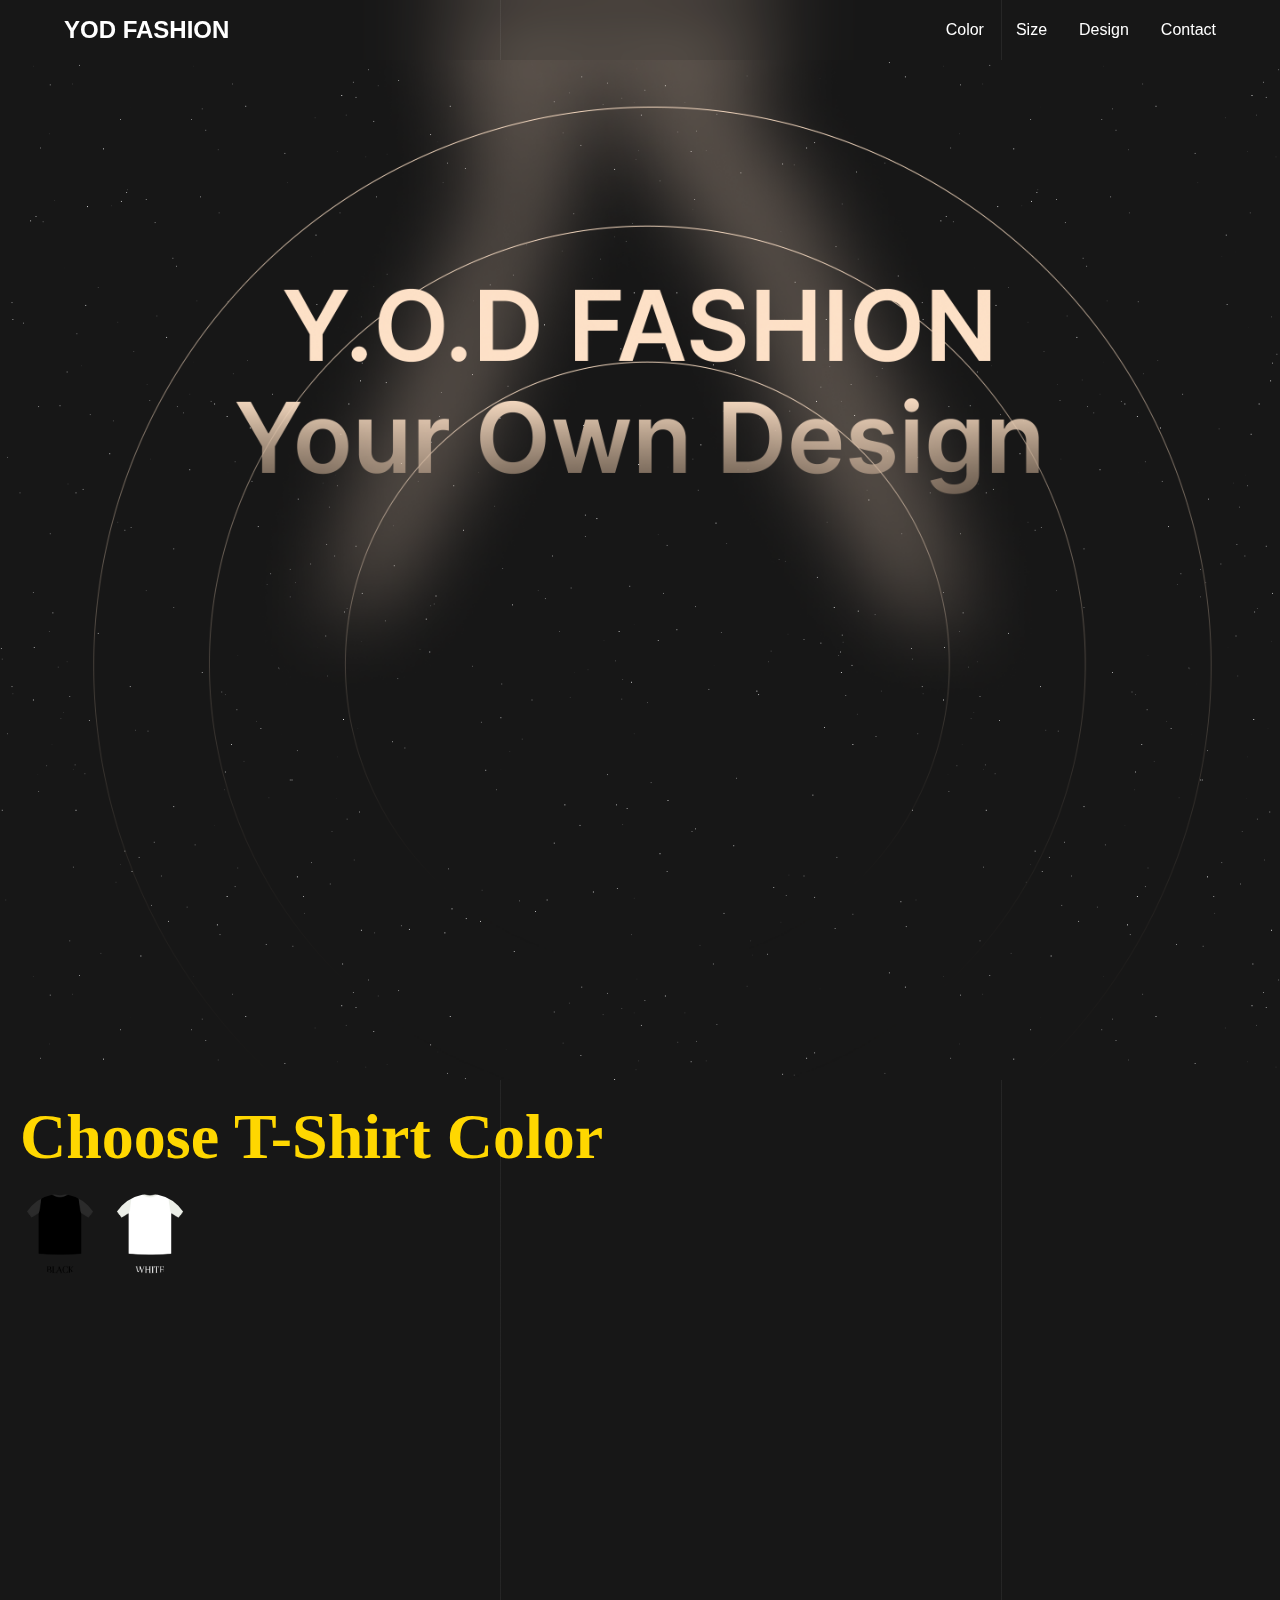
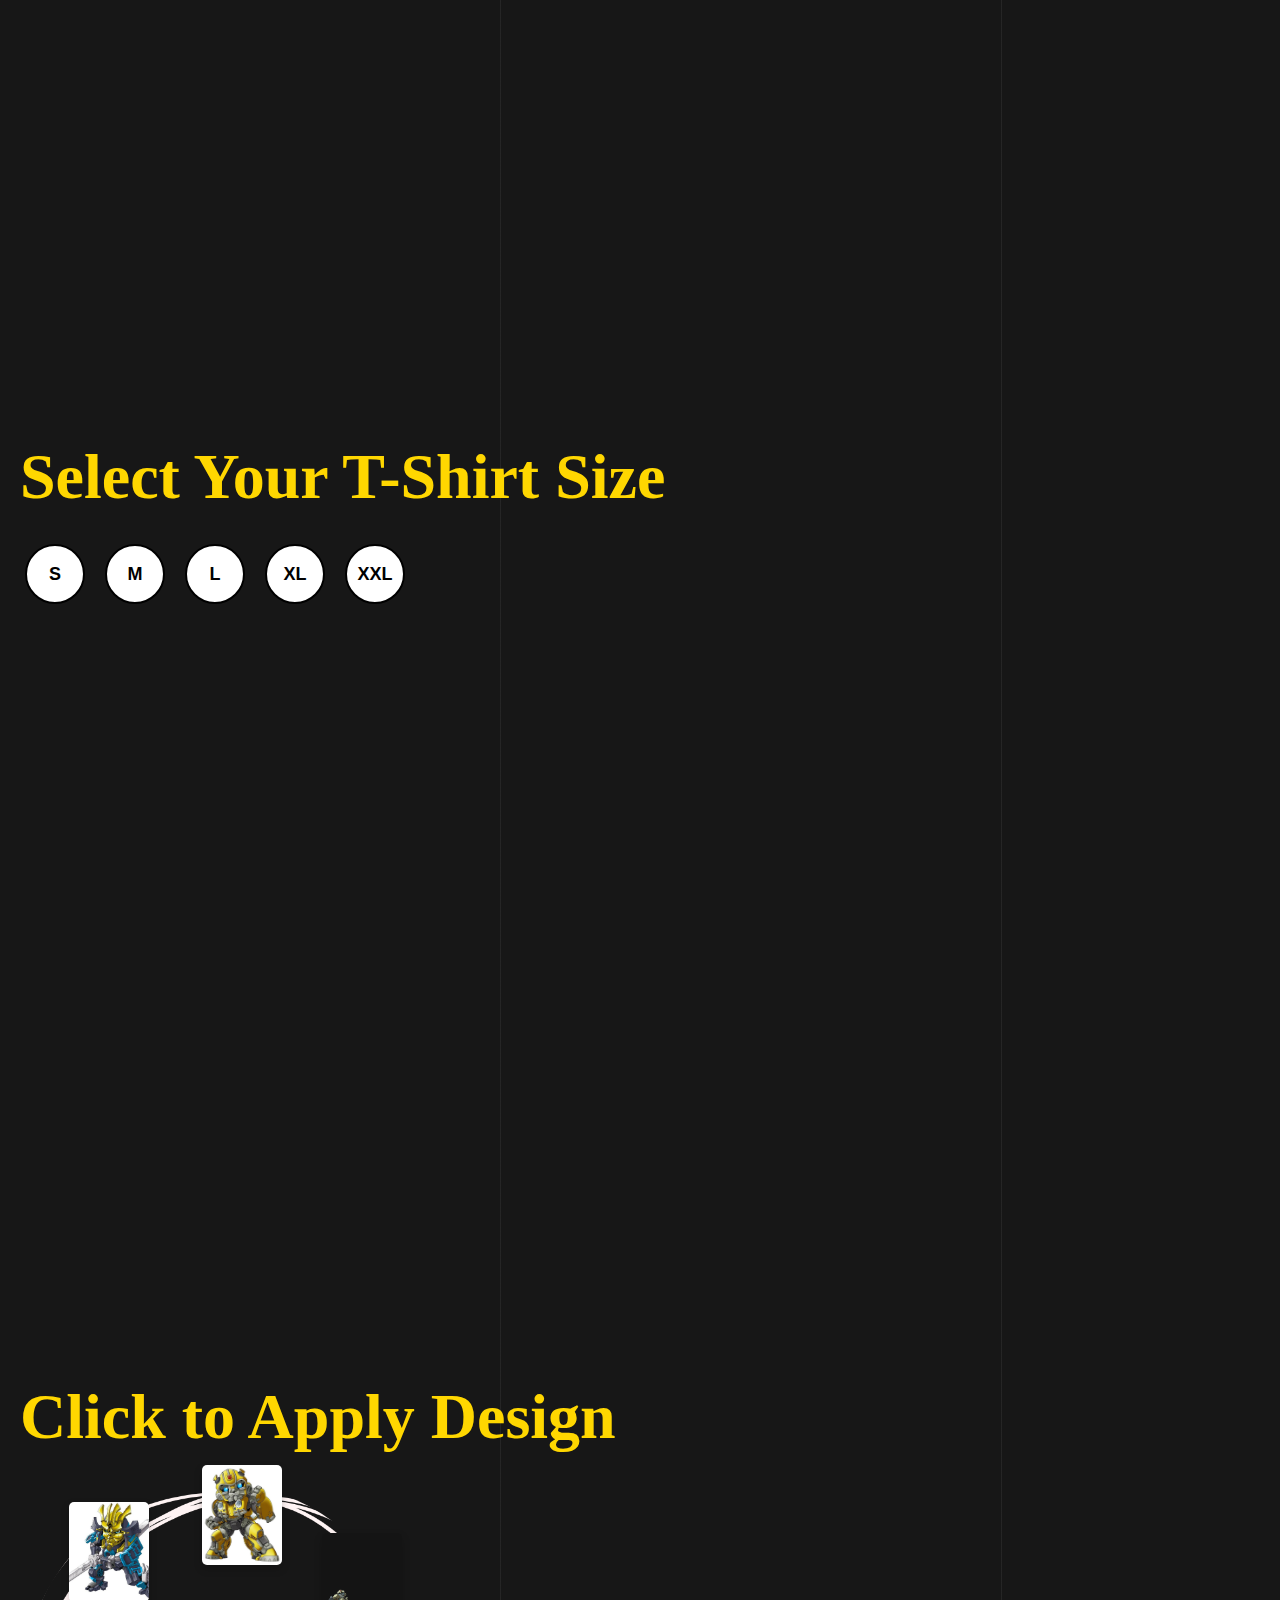
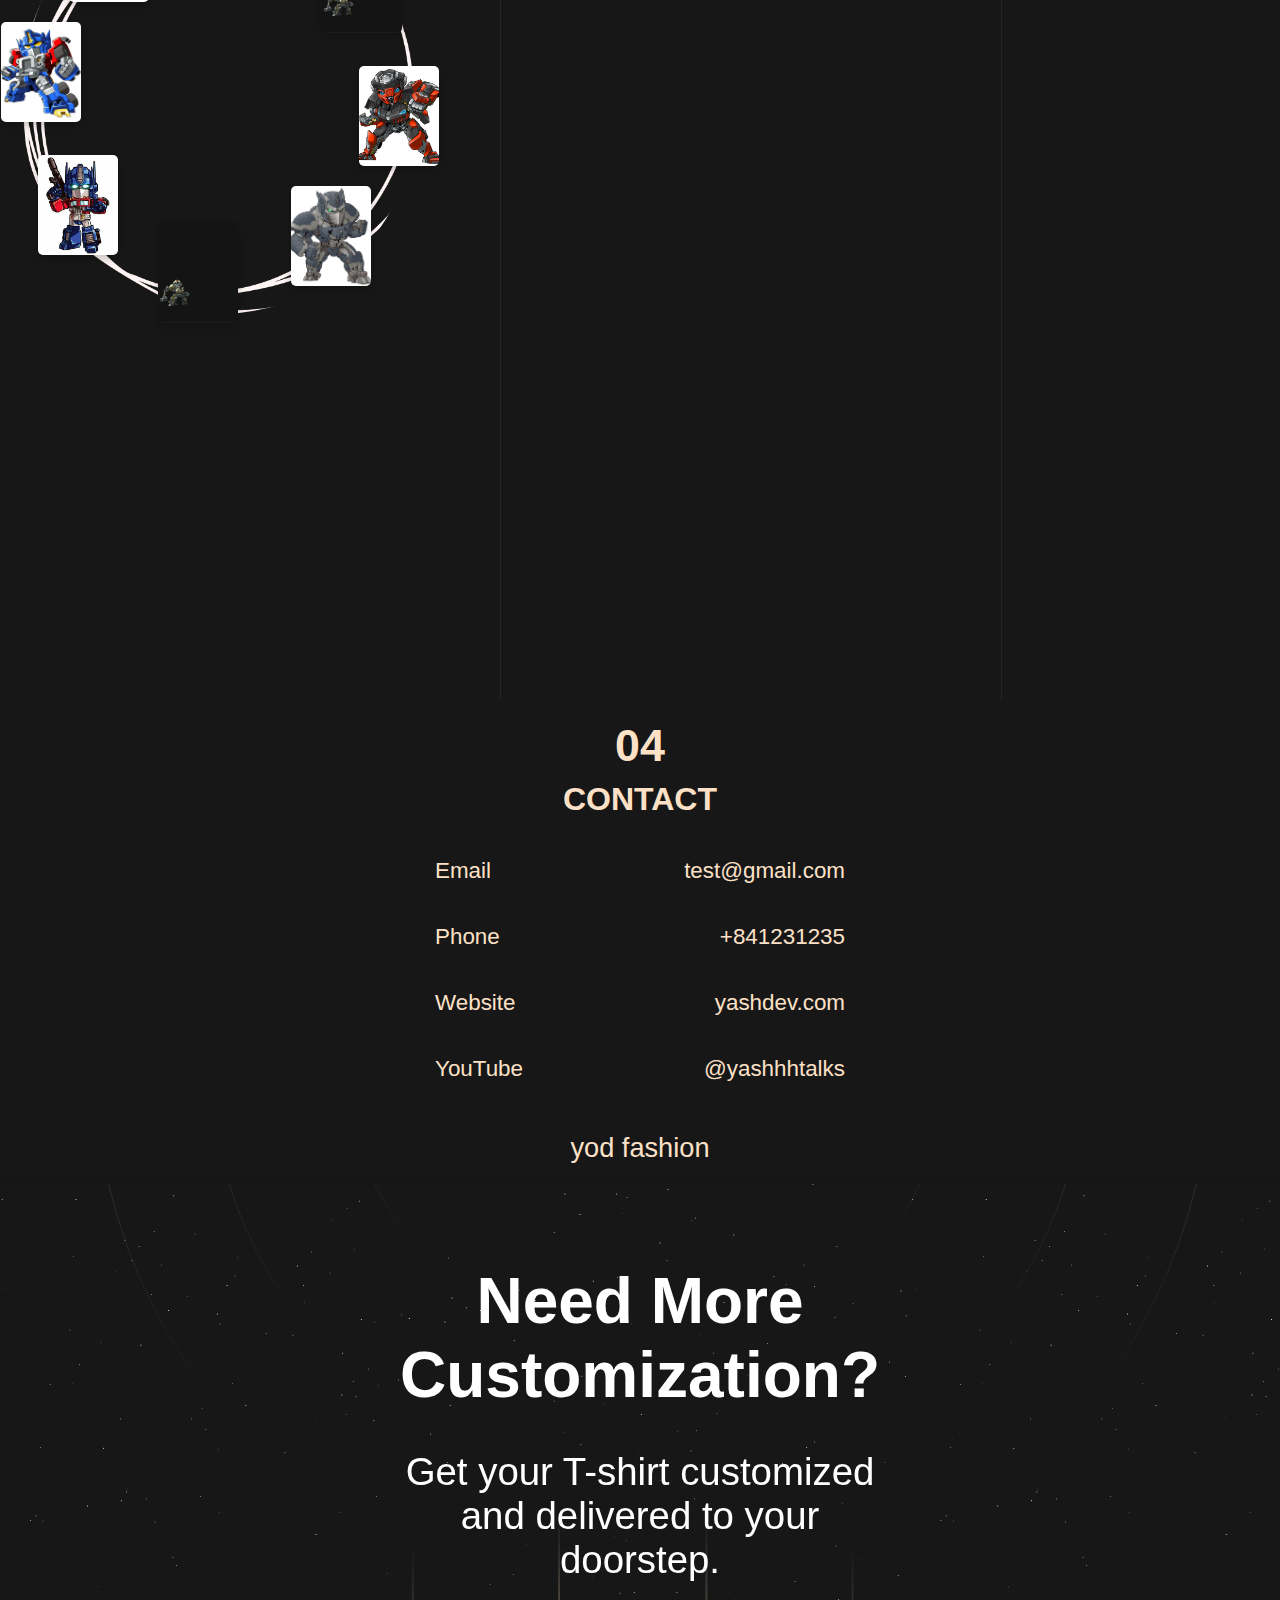
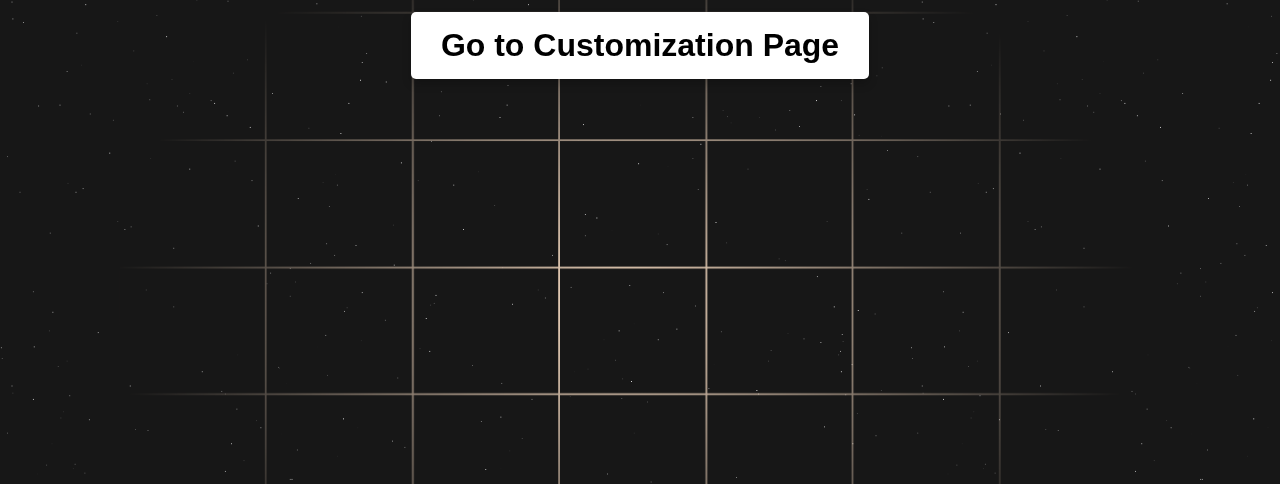
<file: index.html>
<!DOCTYPE html>
<html lang="en">
<head>
  <meta charset="UTF-8">
  <meta name="viewport" content="width=device-width, initial-scale=1.0">
  <link rel="stylesheet" href="style.css">
  <title>3D Model Test</title>
 
</head>
<body>

  <!-- Navbar -->
  <header>
    <div class="content-fit">
      <div class="logo">
        <a href="#">YOD FASHION</a>
        
      </div>
      <button class="menu-btn" id="menuToggle">☰</button>
      <nav>
        <ul class="nav-links" id="navLinks">
          <li><a href="#colorSelection">Color</a></li>
          <li><a href="#sizeSelection">Size</a></li>
          <li><a href="#designImprint">Design</a></li>
          <li><a href="#contact">Contact</a></li>
        </ul>
      </nav>
    </div>
  </header>

  <!-- 3D Model Container -->
  <div id="container3D"></div>

  <!-- Sections -->
  <div id="sizeselection" class="section" style="
      background-image:
        url(img/LP7.png),
        repeating-linear-gradient(
            to right, transparent 0 500px, #73814B33 500px 501px
        );
      background-position: center top;
      background-repeat: no-repeat;
      background-size: cover;
      padding-top: 5em;">
    
  </div>
  
  <div class="section" id="colorSelection">
    <div class="content-fit">
        <div class="des">
            <div class="title">Choose T-Shirt Color</div>
            <div id="colorButtons" class="colorButtons" style="padding-top: 20px;">
                <img src="img/black icon.png" class="color-button" id="blackTshirt" alt="Black T-shirt" />
                <img src="img/white icon.png" class="color-button" id="whiteTshirt" alt="White T-shirt" />
            </div>
        </div>
    </div>
</div>
  <!-- Size Selection Section -->
  <div class="section" id="sizeSelection">
    <div class="content-fit">
        <div class="des">
            <div class="title">Select Your T-Shirt Size</div>
            <div id="sizeButtons" class="sizeButtons" style="padding-top: 25px;">
                <!-- Size buttons as you had earlier -->
                <button class="size-button" id="sizeS">S</button>
                <button class="size-button" id="sizeM">M</button>
                <button class="size-button" id="sizeL">L</button>
                <button class="size-button" id="sizeXL">XL</button>
                <button class="size-button" id="sizeXXL">XXL</button>
            </div>
        </div>
    </div>
</div>

  <!-- Design Imprint Section with Titles and Rotating Carousel -->
<div class="section" id="designImprint">
  <div class="content-fit">
    <div class="des">
      <div class="title">Click to Apply Design</div>
      <!-- Rotating Design Selector -->
      <section id="rotating-design-selector">
        <style>
          #rotating-design-selector {
              position: relative;
              width: 400px;
              height: 400px;
              overflow: visible;
          }

          .circle-container {
              position: absolute;
              top: 0;
              left: 0;
              width: 100%;
              height: 100%;
          }

          .circle {
              position: absolute;
              top: 4;
              left: 0;
              width: 100%;
              height: 100%;
              border-radius: 50%;
              background-image: url('img/circle.png'); /* Add your circle image here */
              background-size: cover;
              animation: rotate-bg 16s linear infinite; /* Slow rotation */
          }

          .image-holder {
              position: absolute;
              padding-top: 80px;
              width: 80px;
              height: 100px;
              transform-origin: center;
              transform: translate(-50%, -50%);
          }

          .image-holder img {
              width: 100%;
              height: 100%;
              object-fit: cover;
              border-radius: 5px;
              box-shadow: 0 4px 8px rgba(0, 0, 0, 0.2);
          }

          @keyframes rotate-bg {
              0% {
                  transform: rotate(0deg);
              }
              100% {
                  transform: rotate(360deg);
              }
          }
      </style>

        <div class="circle-container" style="padding-top: 30px;">
          <div class="circle"></div>

          <!-- Image Holders Positioned at the Edge of the Circle -->
          <div class="image-holder" data-angle="0"><img src="img/IMG-20241230-WA0004.jpg" alt="Design 1"></div>
          <div class="image-holder" data-angle="45"><img src="img/IMG-20241230-WA0005.jpg" alt="Design 2"></div>
          <div class="image-holder" data-angle="90"><img src="img/IMG-20241230-WA0006.png" alt="Design 3"></div>
          <div class="image-holder" data-angle="135"><img src="img/IMG-20241230-WA0007.jpg" alt="Design 4"></div>
          <div class="image-holder" data-angle="180"><img src="img/IMG-20241230-WA0008.jpg" alt="Design 5"></div>
          <div class="image-holder" data-angle="225"><img src="img/IMG-20241230-WA0009.jpg" alt="Design 6"></div>
          <div class="image-holder" data-angle="270"><img src="img/IMG-20241230-WA0010.jpg" alt="Design 7"></div>
          <div class="image-holder" data-angle="315"><img src="img/IMG-20241230-WA0006.png" alt="Design 8"></div>
        </div>

        <script>
          (function () {
            const imageHolders = document.querySelectorAll('#rotating-design-selector .image-holder');
            const radius = 180; // Distance of images from center
            const centerX = 200; // Center x-coordinate
            const centerY = 200; // Center y-coordinate

            let isDragging = false;
            let previousX = 0;

            // Function to position images around the circle
            function positionImages() {
              imageHolders.forEach(holder => {
                const angle = parseFloat(holder.getAttribute('data-angle'));
                const radians = (angle * Math.PI) / 180;

                // Calculate x and y positions based on the circle
                const x = centerX + radius * Math.cos(radians);
                const y = centerY + radius * Math.sin(radians);

                // Position each image-holder
                holder.style.left = `${x}px`;
                holder.style.top = `${y}px`;

                // Do not rotate the images themselves, ensure they stay upright
                holder.style.transform = `translate(-50%, -50%)`; // Remove rotation
              });
            }

            // Rotate the images and circle automatically
            function rotate() {
              imageHolders.forEach(holder => {
                let angle = parseFloat(holder.getAttribute('data-angle'));
                angle = (angle + 0.2) % 360; // Slow rotation speed
                holder.setAttribute('data-angle', angle);
              });

              // Reposition images
              positionImages();

              // Continuously update animation
              requestAnimationFrame(rotate);
            }

            // Start auto-rotation
            positionImages();
            rotate();

            // Start manual rotation when dragging starts
            document.getElementById('rotating-design-selector').addEventListener('mousedown', (e) => {
              isDragging = true;
              previousX = e.clientX;
              e.preventDefault(); // Prevent text selection while dragging
              document.body.style.cursor = 'grabbing';
            });

            // Update manual rotation during dragging
            document.addEventListener('mousemove', (e) => {
              if (isDragging) {
                const deltaX = e.clientX - previousX;
                previousX = e.clientX;

                // Update the angle of rotation based on mouse movement
                imageHolders.forEach(holder => {
                  let angle = parseFloat(holder.getAttribute('data-angle'));
                  angle = (angle + deltaX * 0.2) % 360; // Adjust rotation speed
                  holder.setAttribute('data-angle', angle);
                });

                // Reposition images after rotation
                positionImages();
              }
            });

            // Stop manual rotation when the user stops dragging
            document.addEventListener('mouseup', () => {
              isDragging = false;
              document.body.style.cursor = 'grab';
            });
          })();
        </script>
      </section>
    </div>
  </div>
</div>

<div id="contact" style="width: 100%; max-width: 450px; margin: 0 auto; padding: 20px; text-align: center; background-color: #171717; color: #FDE1C7; font-family: 'Poppins', sans-serif; box-sizing: border-box; overflow: hidden;" id="unique-contact-section">
  <div style="font-size: 2.8em; font-weight: bold; margin-bottom: 10px;">04</div>
  <div style="font-size: 2em; font-weight: bold; margin-bottom: 20px;">CONTACT</div>

  <table style="width: 100%; border-collapse: collapse; margin: 0 auto;" id="unique-contact-table">
    <tr>
      <td style="padding: 12px 0; text-align: left; font-size: 1.2em; white-space: nowrap;">Email</td>
      <td style="padding: 12px 0; text-align: right; font-size: 1.2em; white-space: nowrap;">test@gmail.com</td>
    </tr>
    <tr>
      <td style="padding: 12px 0; text-align: left; font-size: 1.2em; white-space: nowrap;">Phone</td>
      <td style="padding: 12px 0; text-align: right; font-size: 1.2em; white-space: nowrap;">+841231235</td>
    </tr>
    <tr>
      <td style="padding: 12px 0; text-align: left; font-size: 1.2em; white-space: nowrap;">Website</td>
      <td style="padding: 12px 0; text-align: right; font-size: 1.2em; white-space: nowrap;">yashdev.com</td>
    </tr>
    <tr>
      <td style="padding: 12px 0; text-align: left; font-size: 1.2em; white-space: nowrap;">YouTube</td>
      <td style="padding: 12px 0; text-align: right; font-size: 1.2em; white-space: nowrap;">@yashhhtalks</td>
    </tr>
  </table>

  <div style="margin-top: 30px; font-size: 1.7em; font-family: 'Bimbo', sans-serif;">yod fashion</div>
</div>

<style>
  @import url('https://fonts.cdnfonts.com/css/poppins');
  @import url('https://fonts.cdnfonts.com/css/bimbo');

  /* Mobile View Fix */
  @media (max-width: 480px) {
    div#unique-contact-section {
      width: 90% !important; /* Fix extra space issue */
      max-width: 100% !important;
      padding: 10px !important; /* Reduce padding for better fit */
    }
    table#unique-contact-table td {
      font-size: 0.85em !important; /* Reduce font size for mobile */
      padding: 8px 0 !important; /* Less spacing for compact look */
    }
    div#unique-contact-section div[style*="font-size: 2.8em;"] {
      font-size: 1.8em !important;
    }
    div#unique-contact-section div[style*="font-size: 2em;"] {
      font-size: 1.3em !important;
    }
    div#unique-contact-section div[style*="font-size: 1.7em;"] {
      font-size: 1.1em !important;
    }
  }

  /* Desktop View Enhancements */
  @media (min-width: 481px) {
    table#unique-contact-table td {
      font-size: 1.4em !important; /* Increase font size for desktop */
      padding: 20px 0 !important; /* More spacing between rows */
    }
  }
</style>

<div class="section" id="boxLid" style="
    position: relative;
    z-index: 1000; /* Ensures it is above the 3D model */
    background: url('img/cart.png') no-repeat center center;
    background-size: cover;
    color: white;
    padding: 60px 20px;
    text-align: center;
    width: 100%;
    box-sizing: border-box;
    box-shadow: 0px 10px 20px rgba(0, 0, 0, 0.3);
    overflow: hidden;
">
    <div style="
        max-width: 500px;
        margin: 0 auto;
        padding: 20px;
        
        border-radius: 10px;
        
    ">
        <div style="font-size: 2em; font-weight: bold; margin-bottom: 20px;">Need More Customization?</div>
        <p style="font-size: 1.2em; margin-bottom: 30px;">
            Get your T-shirt customized and delivered to your doorstep.
        </p>
        <a href="customizer.html" style="
            display: inline-block;
            padding: 15px 30px;
            font-size: 1em;
            font-weight: bold;
            color: #000;
            background: #fff;
            border-radius: 5px;
            text-decoration: none;
            box-shadow: 0px 5px 10px rgba(0, 0, 0, 0.2);
        ">
            Go to Customization Page
        </a>
    </div>
</div>

<!-- tshirt (razorpay)/index.html -->

  <script>
    // Menu toggle functionality
    const menuBtn = document.getElementById('menuToggle');
    const navLinks = document.getElementById('navLinks');

    menuBtn.addEventListener('click', () => {
      navLinks.classList.toggle('active');
    });
  </script>

  <!-- Ensure the 3D model loader script remains intact -->
  <script type="module" src="app.js"></script>

</body>
</html>
</file>
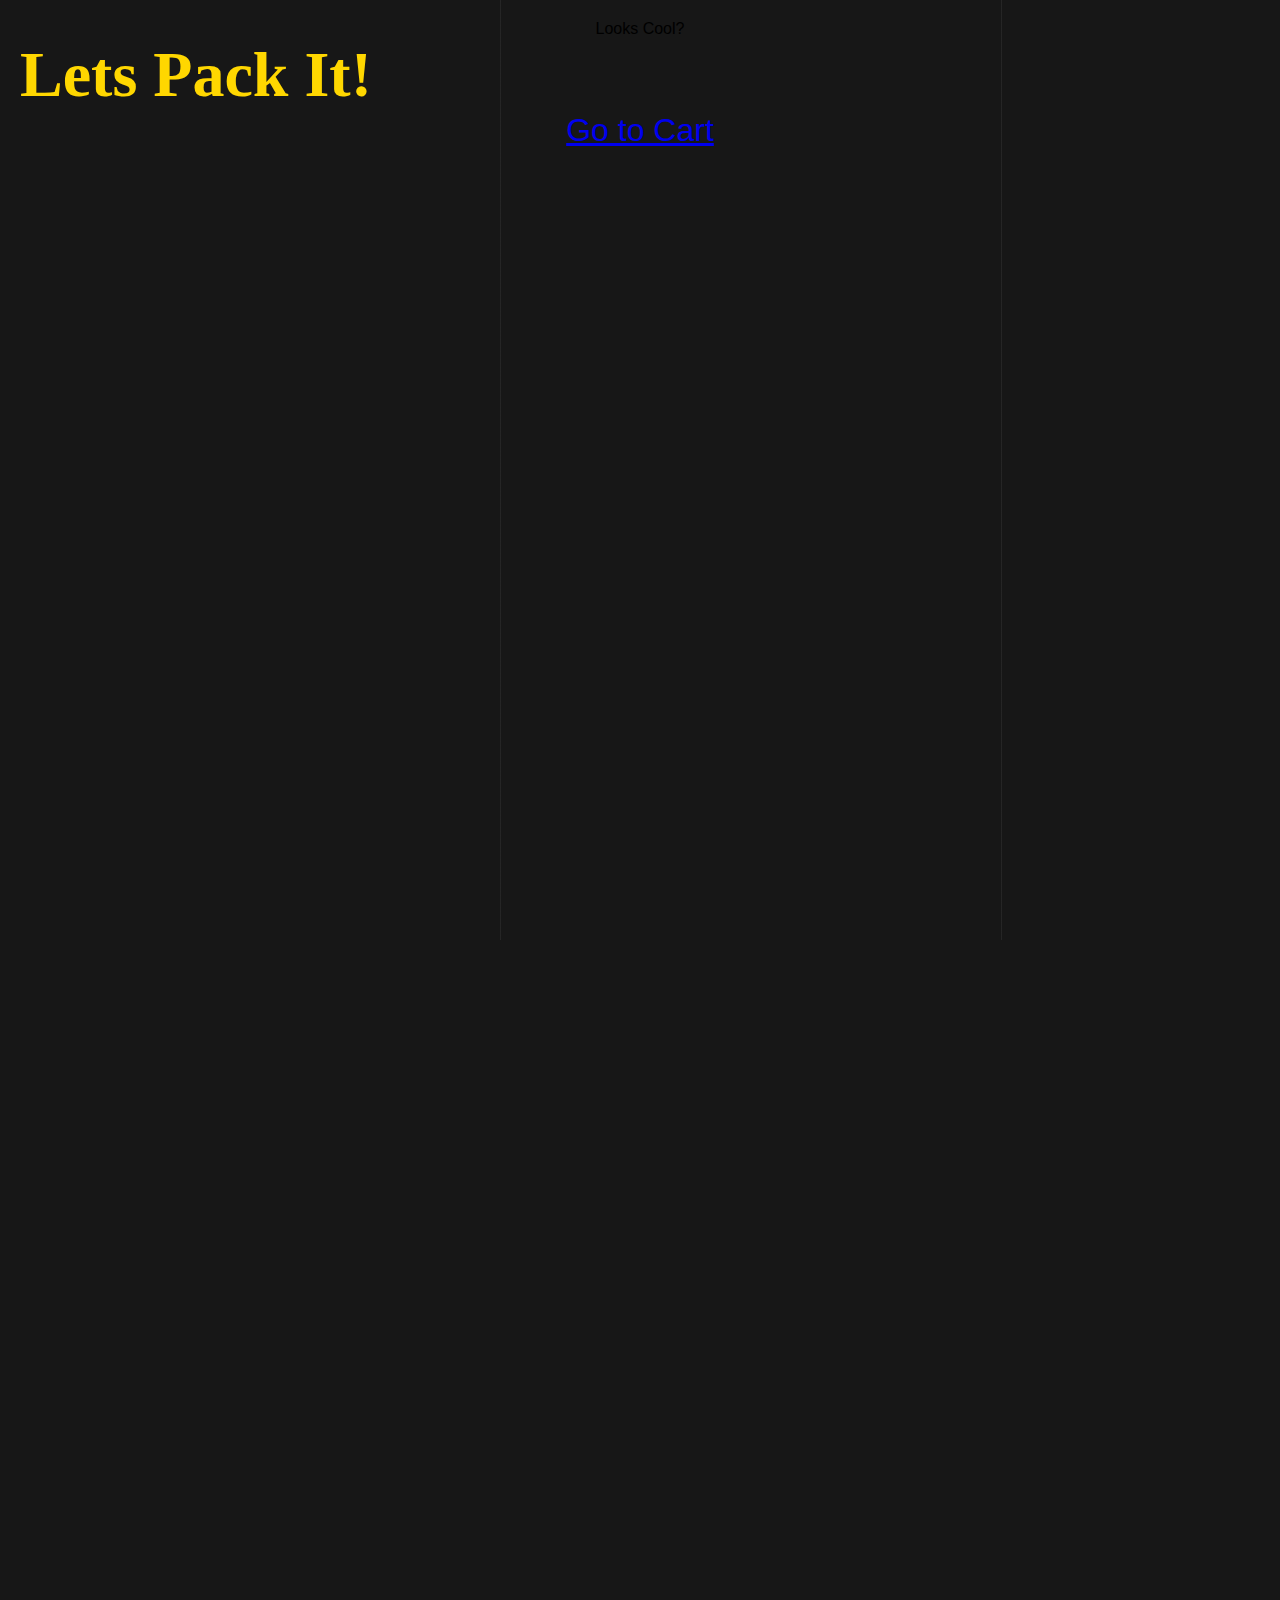
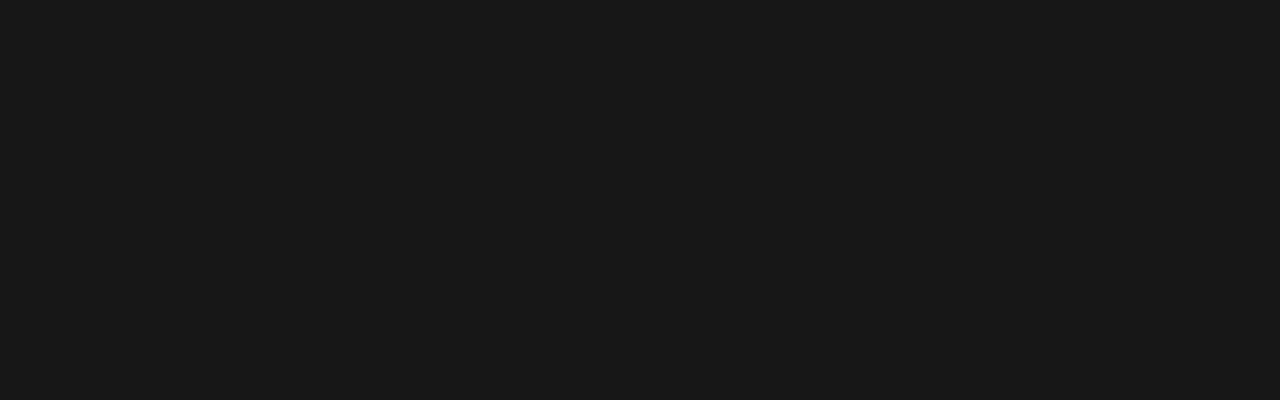
<file: cart.html>
<!DOCTYPE html>
<html lang="en">

<head>
    <meta charset="UTF-8">
    <meta name="viewport" content="width=device-width, initial-scale=1.0">
    <title>YOD Fashion</title>
    <link rel="stylesheet" href="style.css">
    
</head>

<body>
    

   

    <div class="section" id="contact">
        <div class="content-fit">
            <div class="number" style="font-size: medium;">Looks Cool?</div>
            <div class="des">
                <div class="title">Lets Pack It!</div>
                
                <!-- Button to open Razorpay page in a new tab -->
                <a href="tshirt (razorpay)/index.html" class="btn" target="_blank">Go to Cart</a>
            </div>
        </div>
    </div>
    


    <script type="module" src="app.js"></script>
</body>

</html>
</file>
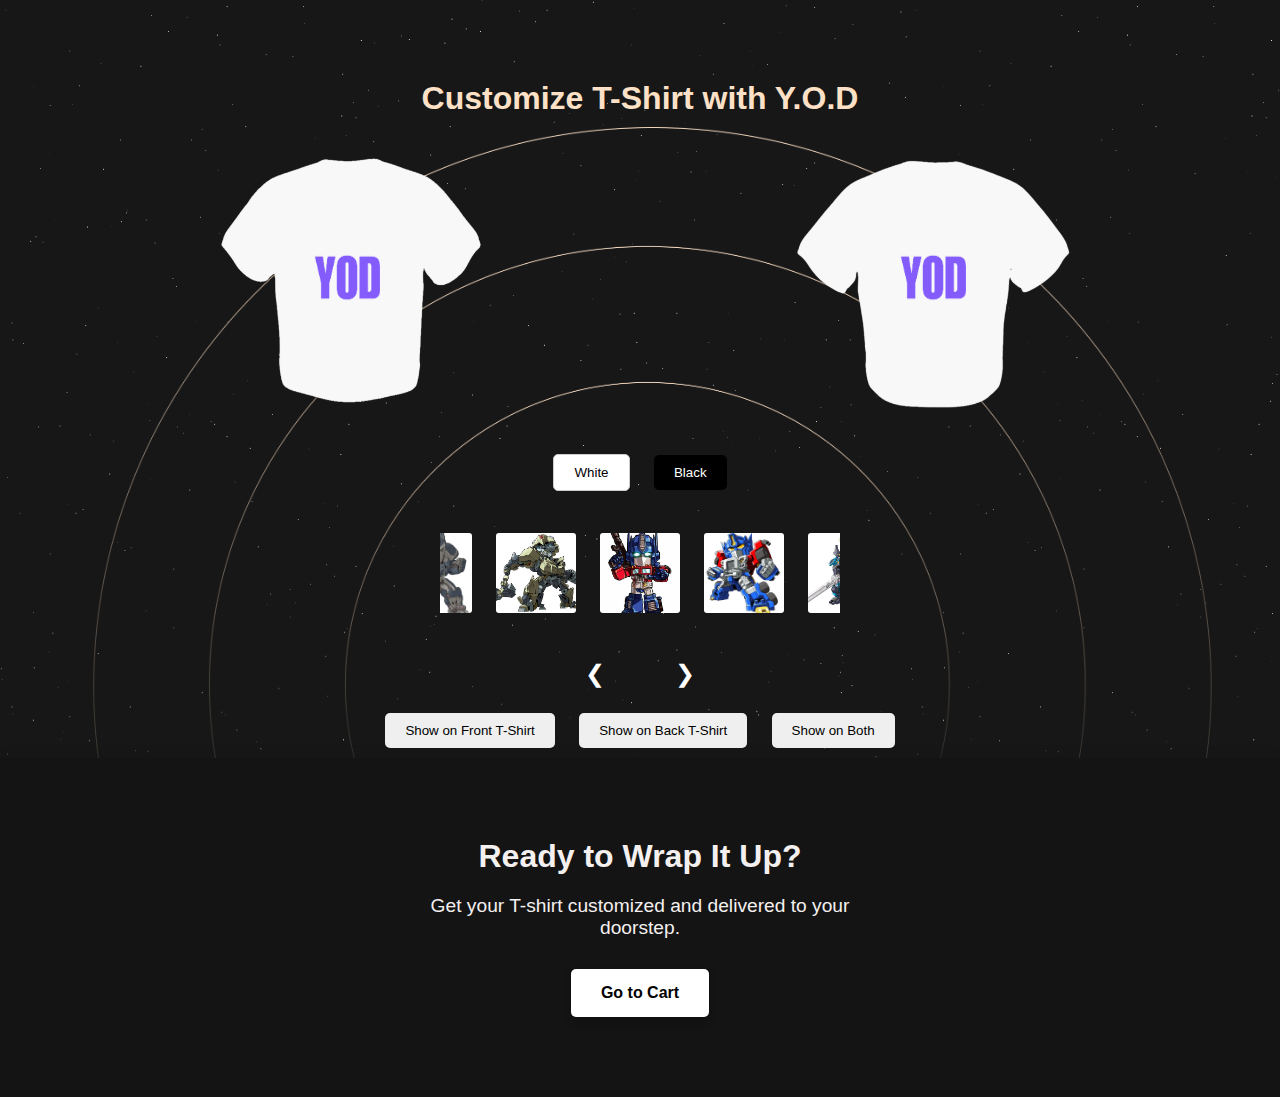
<file: customizer.html>
<!DOCTYPE html>
<html lang="en">
<head>
    <meta charset="UTF-8">
    <meta name="viewport" content="width=device-width, initial-scale=1.0">
    <title>Interactive T-Shirt Designer</title>
    <style>
        body {
            font-family: Arial, sans-serif;
            text-align: center;
            margin: 0;
            padding: 0;
            background-image: url(img/cart.png),
            repeating-linear-gradient(to right, transparent 0 500px, #73814B33 500px 501px);
            background-position: center top;
            background-repeat: no-repeat;
            background-size: cover;
            padding-top: 5em;
            height: 100vh;
        }

        h1 {
            margin: 20px 0;
            font-size: 2em;
        }

        .tshirt-container {
            display: flex;
            justify-content: space-between;
            align-items: center;
            margin-top: 20px;
            width: 90%;
            max-width: 1200px;
            margin-left: auto;
            margin-right: auto;
            gap: 20px;
        }

        .tshirt-wrapper {
            position: relative;
            flex: 1;
            text-align: center;
        }

        .tshirt-image {
            width: 100%;
            height: auto;
            max-width: 300px;
        }

        .design {
            position: absolute;
            top: 46%;
            left: 50%;
            width: 100px;
            height: 100px;
            transform: translate(-50%, -50%);
            pointer-events: none;
        }

        .color-buttons button, .toggle-display button {
            padding: 10px 20px;
            margin: 10px;
            border: none;
            border-radius: 5px;
            cursor: pointer;
        }

        .color-buttons button.white {
            background-color: white;
            border: 1px solid #ccc;
        }

        .color-buttons button.black {
            background-color: black;
            color: white;
        }

        .design-gallery {
            position: relative;
            width: 100%;
            max-width: 400px;
            margin: 30px auto;
            overflow: hidden;
            display: flex;
            justify-content: center;
        }

        .carousel-container {
            display: flex;
            transition: transform 0.5s ease;
            cursor: grab;
        }

        .carousel-item {
            width: 80px;
            height: 80px;
            margin: 0 10px;
            cursor: pointer;
            object-fit: cover;
            border: 2px solid transparent;
            border-radius: 5px;
            transition: transform 0.2s, border-color 0.2s;
        }

        .carousel-item:hover {
            transform: scale(1.1);
            border-color: #007bff;
        }

        .carousel-arrow {
            background-color: transparent;
            color: white;
            border: none;
            padding: 15px;
            font-size: 24px;
            cursor: pointer;
            z-index: 10;
        }

        .carousel-arrow:hover {
            background-color: rgba(0, 0, 0, 0.8);
        }

        .arrows-container {
            display: flex;
            justify-content: center;
            margin-top: 10px;
        }

        .carousel-arrow.left {
            margin-right: 20px;
        }

        .carousel-arrow.right {
            margin-left: 20px;
        }
    </style>
</head>
<body>
    <div style="font-size: 2em; font-weight: bold; margin-bottom: 20px; color: #FDE1C7; font-family: 'Poppins', sans-serif;">
        Customize T-Shirt with Y.O.D
    </div>

    <!-- T-Shirt Container -->
    <div class="tshirt-container">
        <div class="tshirt-wrapper">
            <img id="frontTshirt" class="tshirt-image" src="img/frontwhite.png" alt="Front T-Shirt">
            <img id="frontDesign" class="design" src="img/yodl.png" alt="Front Design" style="display: block;">
        </div>
        <div class="tshirt-wrapper">
            <img id="backTshirt" class="tshirt-image" src="img/backwhite2.png" alt="Back T-Shirt">
            <img id="backDesign" class="design" src="img/yodl.png" alt="Back Design" style="display: block;">
        </div>
    </div>

    <!-- Color Buttons -->
    <div class="color-buttons">
        <button class="white" onclick="changeColor('white')">White</button>
        <button class="black" onclick="changeColor('black')">Black</button>
    </div>

    <!-- Design Gallery (Carousel) -->
    <div class="design-gallery">
        <div class="carousel-container" id="carousel-container">
            <img src="img/IMG-20241230-WA0004.jpg" alt="Design 1" onclick="applyDesign('img/d1.png')" class="carousel-item">
            <img src="img/IMG-20241230-WA0005.jpg" alt="Design 2" onclick="applyDesign('img/d3.png')" class="carousel-item">
            <img src="img/IMG-20241230-WA0006_old.jpg" alt="Design 3" onclick="applyDesign('img/d2.png')" class="carousel-item">
            <img src="img/IMG-20241230-WA0007.jpg" alt="Design 4" onclick="applyDesign('img/d4.png')" class="carousel-item">
            <img src="img/IMG-20241230-WA0008.jpg" alt="Design 5" onclick="applyDesign('img/d5.png')" class="carousel-item">
            <img src="img/IMG-20241230-WA0009.jpg" alt="Design 6" onclick="applyDesign('img/d6.png')" class="carousel-item">
            <img src="img/IMG-20241230-WA0010.jpg" alt="Design 7" onclick="applyDesign('img/d7.png')" class="carousel-item">
        </div>
    </div>

    <!-- Arrows Below Carousel -->
    <div class="arrows-container">
        <button class="carousel-arrow left" onclick="moveCarousel(-1)">&#10094;</button>
        <button class="carousel-arrow right" onclick="moveCarousel(1)">&#10095;</button>
    </div>

    <!-- Toggle Display -->
    <div class="toggle-display">
        <button onclick="toggleDesignDisplay('front')">Show on Front T-Shirt</button>
        <button onclick="toggleDesignDisplay('back')">Show on Back T-Shirt</button>
        <button onclick="toggleDesignDisplay('both')">Show on Both</button>
    </div>

    
<div class="section" id="boxLid" style="
position: relative;
z-index: 1000; /* Ensures it is above the 3D model */
background: url('img/black.png') no-repeat center center;
background-size: cover;
color: rgb(244, 240, 240);
padding: 60px 20px;
text-align: center;
width: 100%;
box-sizing: border-box;
box-shadow: 0px 10px 20px rgba(0, 0, 0, 0.3);
overflow: hidden;
">
<div style="
    max-width: 500px;
    margin: 0 auto;
    padding: 20px;
    
    border-radius: 10px;
    
">
    <div style="font-size: 2em; font-weight: bold; margin-bottom: 20px;">Ready to Wrap It Up?</div>
    <p style="font-size: 1.2em; margin-bottom: 30px;">
        Get your T-shirt customized and delivered to your doorstep.
    </p>
    <a href="tshirt (razorpay)/index.html" style="
        display: inline-block;
        padding: 15px 30px;
        font-size: 1em;
        font-weight: bold;
        color: #000;
        background: #fff;
        border-radius: 5px;
        text-decoration: none;
        box-shadow: 0px 5px 10px rgba(0, 0, 0, 0.2);
    ">
        Go to Cart
    </a>
</div>
</div>

<!-- tshirt (razorpay)/index.html -->

<script>
// Menu toggle functionality
const menuBtn = document.getElementById('menuToggle');
const navLinks = document.getElementById('navLinks');

menuBtn.addEventListener('click', () => {
  navLinks.classList.toggle('active');
});
</script>



    <script>
        // Declare global design variable
        let selectedDesign = 'img/yodl.png'; // Default design

        // Function to change T-shirt color
        function changeColor(color) {
            const frontTshirt = document.getElementById('frontTshirt');
            const backTshirt = document.getElementById('backTshirt');
            frontTshirt.src = color === 'white' ? 'img/frontwhite.png' : 'img/frontblack.png';
            backTshirt.src = color === 'white' ? 'img/backwhite2.png' : 'img/backblack.png';
        }

        // Function to apply a design to the T-shirt
        function applyDesign(designSrc) {
            selectedDesign = designSrc; // Store the selected design
            const frontDesign = document.getElementById('frontDesign');
            const backDesign = document.getElementById('backDesign');
            frontDesign.src = selectedDesign; // Apply to front
            frontDesign.style.display = 'block'; // Ensure visibility
            backDesign.src = selectedDesign; // Apply to back
            backDesign.style.display = 'block'; // Ensure visibility
        }

        // Function to toggle design display
        function toggleDesignDisplay(displayMode) {
            const frontDesign = document.getElementById('frontDesign');
            const backDesign = document.getElementById('backDesign');

            if (displayMode === 'front') {
                frontDesign.style.display = 'block';
                backDesign.style.display = 'none';
            } else if (displayMode === 'back') {
                backDesign.style.display = 'block';
                frontDesign.style.display = 'none';
            } else if (displayMode === 'both') {
                frontDesign.style.display = 'block';
                backDesign.style.display = 'block';
            }
        }

        // Carousel functionality
        let currentIndex = 0;
        const itemsPerPage = 3;
        const carouselContainer = document.getElementById('carousel-container');
        const items = document.querySelectorAll('.carousel-item');
        const totalItems = items.length;

        function moveCarousel(direction) {
            currentIndex += direction;

            // Looping behavior: Wrap around when reaching the end
            if (currentIndex < 0) {
                currentIndex = totalItems - itemsPerPage;
            } else if (currentIndex >= totalItems) {
                currentIndex = 0;
            }

            updateCarouselPosition();
        }

        function updateCarouselPosition() {
            // Calculate how much to translate the carousel container
            const offset = -currentIndex * (items[0].offsetWidth + 20); // 20px is the margin between items
            carouselContainer.style.transform = `translateX(${offset}px)`;
        }
    </script>
</body>
</html>
</file>
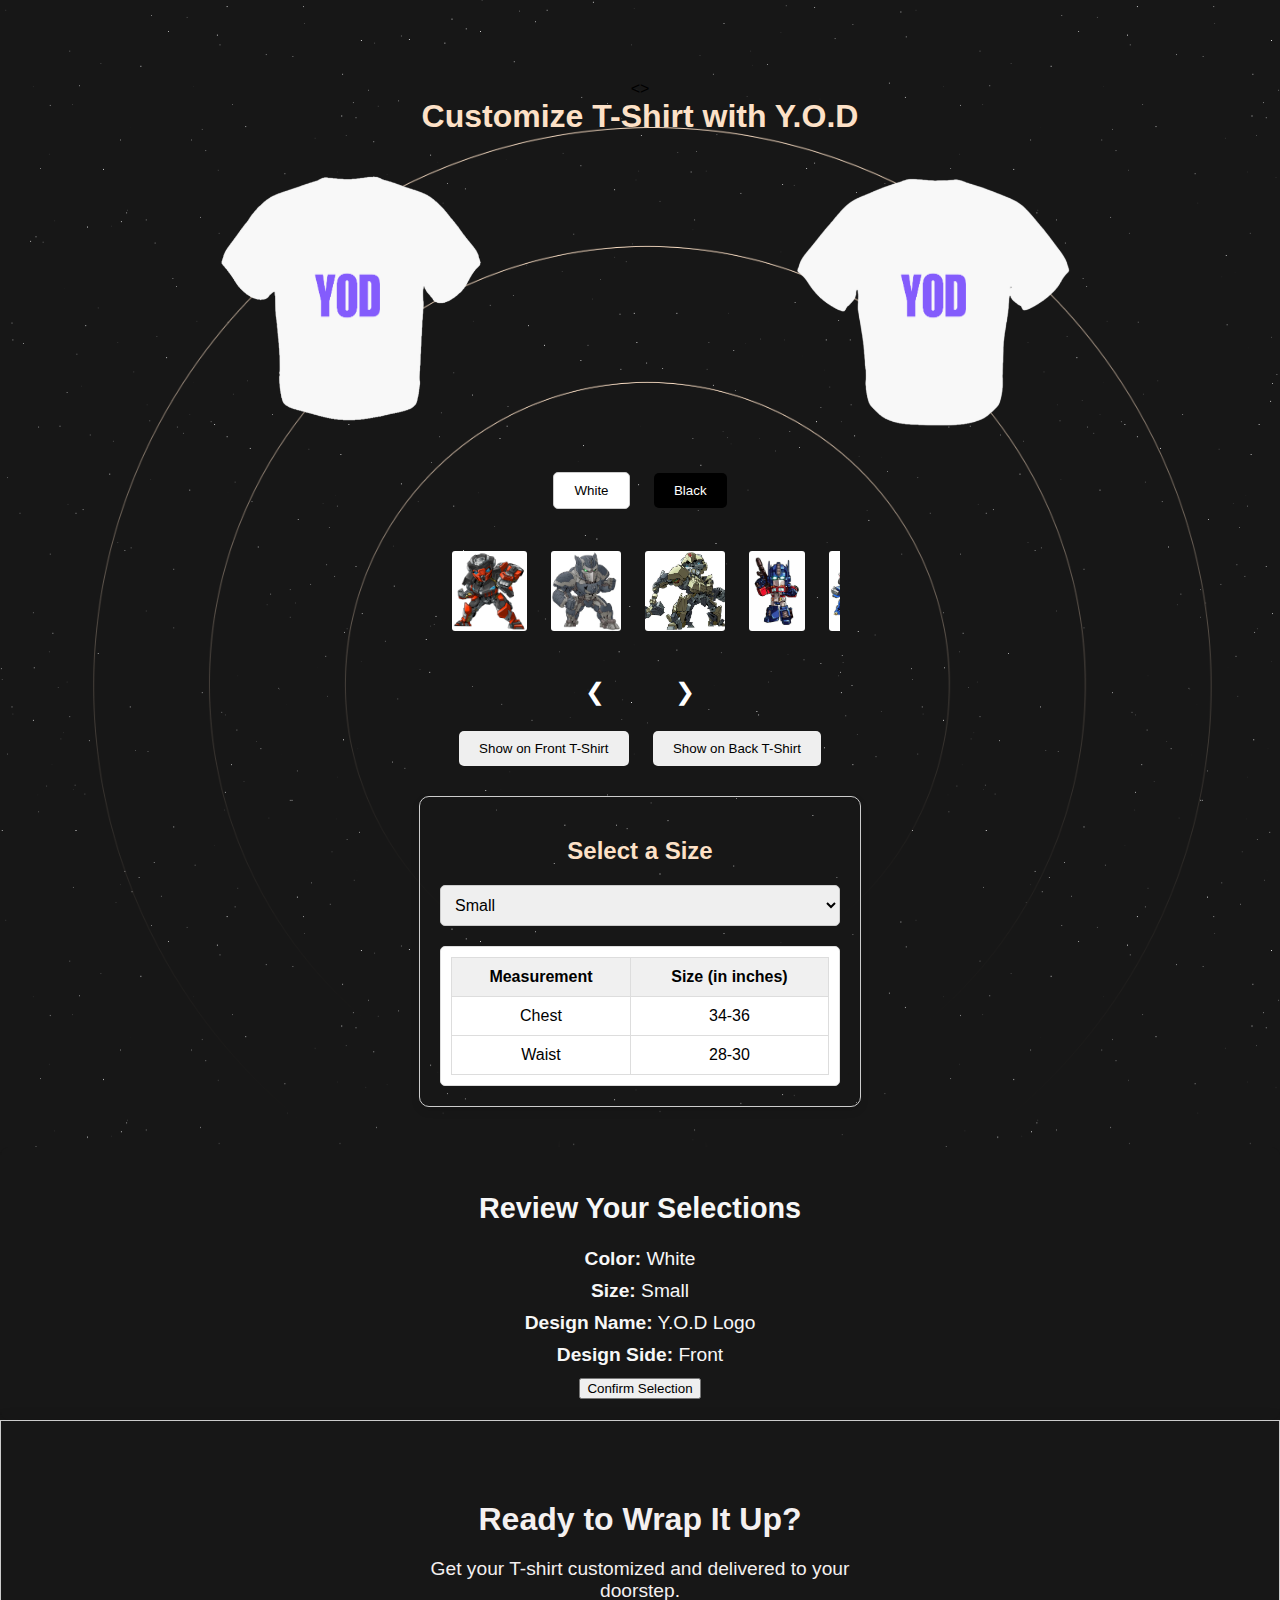
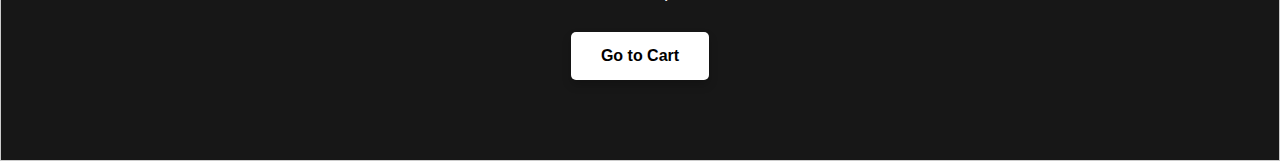
<file: test.html>
<!DOCTYPE html>
<html lang="en">
<head>
    <meta charset="UTF-8">
    <meta name="viewport" content="width=device-width, initial-scale=1.0">
    <title>Interactive T-Shirt Designer</title>
    <style>
        body {
            font-family: Arial, sans-serif;
            text-align: center;
            margin: 0;
            padding: 0;
            background-image: url(img/cart.png),
            repeating-linear-gradient(to right, transparent 0 500px, #73814B33 500px 501px);
            background-position: center top;
            background-repeat: no-repeat;
            background-size: cover;
            padding-top: 5em;
            height: 100vh;
        }
        @media (max-width: 768px) {
            body {background: #171717;background-image: url(img/cart.png),
            repeating-linear-gradient(to right, transparent 0 500px, #73814B33 500px 501px);
            background-position: center top;
            background-repeat: no-repeat;
            background-size: cover;
            padding-top: 5em;
            height: 100vh;
        }}

        h1 {
            margin: 20px 0;
            font-size: 2em;
        }

        .tshirt-container {
            display: flex;
            justify-content: space-between;
            align-items: center;
            margin-top: 20px;
            width: 90%;
            max-width: 1200px;
            margin-left: auto;
            margin-right: auto;
            gap: 20px;
        }

        .tshirt-wrapper {
            position: relative;
            flex: 1;
            text-align: center;
        }

        .tshirt-image {
            width: 100%;
            height: auto;
            max-width: 300px;
        }

        .design {
            position: absolute;
            top: 46%;
            left: 50%;
            width: 100px;
            height: 100px;
            transform: translate(-50%, -50%);
            pointer-events: none;
        }

        .color-buttons button, .toggle-display button {
            padding: 10px 20px;
            margin: 10px;
            border: none;
            border-radius: 5px;
            cursor: pointer;
        }

        .color-buttons button.white {
            background-color: white;
            border: 1px solid #ccc;
        }

        .color-buttons button.black {
            background-color: black;
            color: white;
        }

        .design-gallery {
            position: relative;
            width: 100%;
            max-width: 400px;
            margin: 30px auto;
            overflow: hidden;
        }

        .carousel-container {
            display: flex;
            transition: transform 0.5s ease;
            cursor: grab;
        }

        .carousel-item {
            width: 80px;
            height: 80px;
            margin: 0 10px;
            cursor: pointer;
            object-fit: cover;
            border: 2px solid transparent;
            border-radius: 5px;
            transition: transform 0.2s, border-color 0.2s;
        }

        .carousel-item:hover {
            transform: scale(1.1);
            border-color: #007bff;
        }

        .carousel-arrow {
            background-color: transparent;
            color: white;
            border: none;
            padding: 15px;
            font-size: 24px;
            cursor: pointer;
            z-index: 10;
        }

        .carousel-arrow:hover {
            background-color: rgba(0, 0, 0, 0.8);
        }

        .arrows-container {
            display: flex;
            justify-content: center;
            margin-top: 10px;
        }

        .carousel-arrow.left {
            margin-right: 20px;
        }

        .carousel-arrow.right {
            margin-left: 20px;
        }

        #selectionSummary {
            font-size: 1.2em;
            margin-top: 40px;
            padding: 20px;
            background-color: #f7f7f7;
            border-radius: 8px;
            border: 1px solid #ddd;
        }

        #selectionSummary p {
            margin: 10px 0;
        }

        #selectionSummary .field {
            font-weight: bold;
        }
    </style>
</head>
<>
    <div style="font-size: 2em; font-weight: bold; margin-bottom: 20px; color: #FDE1C7; font-family: 'Poppins', sans-serif;">
        Customize T-Shirt with Y.O.D
    </div>

    <!-- T-Shirt Container -->
    <div class="tshirt-container">
        <div class="tshirt-wrapper">
            <img id="frontTshirt" class="tshirt-image" src="img/frontwhite.png" alt="Front T-Shirt">
            <img id="frontDesign" class="design" src="img/yodl.png" alt="Front Design" style="display: block;">
        </div>
        <div class="tshirt-wrapper">
            <img id="backTshirt" class="tshirt-image" src="img/backwhite2.png" alt="Back T-Shirt">
            <img id="backDesign" class="design" src="img/yodl.png" alt="Back Design" style="display: block;">
        </div>
    </div>

    <!-- Color Buttons -->
    <div class="color-buttons">
        <button class="white" onclick="changeColor('white')">White</button>
        <button class="black" onclick="changeColor('black')">Black</button>
    </div>

    <!-- Design Gallery (Carousel) -->
    <div class="design-gallery">
        <div class="carousel-container" id="carousel-container">
            <img src="img/IMG-20241230-WA0004.jpg" alt="Design 1" onclick="applyDesign('img/d1.png', 'Design 1')" class="carousel-item">
            <img src="img/IMG-20241230-WA0005.jpg" alt="Design 2" onclick="applyDesign('img/d3.png', 'Design 2')" class="carousel-item">
            <img src="img/IMG-20241230-WA0006_old.jpg" alt="Design 3" onclick="applyDesign('img/d2.png', 'Design 3')" class="carousel-item">
            <img src="img/IMG-20241230-WA0007.jpg" alt="Design 4" onclick="applyDesign('img/d4.png', 'Design 4')" class="carousel-item">
            <img src="img/IMG-20241230-WA0008.jpg" alt="Design 5" onclick="applyDesign('img/d5.png', 'Design 5')" class="carousel-item">
            <img src="img/IMG-20241230-WA0009.jpg" alt="Design 6" onclick="applyDesign('img/d6.png', 'Design 6')" class="carousel-item">
            <img src="img/IMG-20241230-WA0010.jpg" alt="Design 7" onclick="applyDesign('img/d7.png', 'Design 7')" class="carousel-item">
        </div>
    </div>

    <!-- Arrows Below Carousel -->
    <div class="arrows-container">
        <button class="carousel-arrow left" onclick="moveCarousel(-1)">&#10094;</button>
        <button class="carousel-arrow right" onclick="moveCarousel(1)">&#10095;</button>
    </div>

    <!-- Toggle Display -->
    <div class="toggle-display">
        <button onclick="toggleDesignDisplay('front')">Show on Front T-Shirt</button>
        <button onclick="toggleDesignDisplay('back')">Show on Back T-Shirt</button>
    </div>

    <div style="max-width: 400px; margin: 20px auto; text-align: center; font-family: Arial, sans-serif; padding: 20px; border: 1px solid #ccc; border-radius: 10px; box-shadow: 0 4px 8px rgba(0, 0, 0, 0.1); background-color: transparent;">
        <h2 style="margin-bottom: 20px;  color: #FDE1C7;">Select a Size</h2>
        <select id="sizeDropdown" style="padding: 10px; width: 100%; font-size: 1em; margin-bottom: 20px; border: 1px solid #ccc; border-radius: 5px;" onchange="updateSizeChart()">
            <option value="small">Small</option>
            <option value="medium">Medium</option>
            <option value="large">Large</option>
            <option value="xl">XL</option>
            <option value="xxl">XXL</option>
        </select>
        <div id="chartContainer" style="border: 1px solid #ddd; border-radius: 5px; background-color: #fff; padding: 10px; text-align: left;">
            <table style="width: 100%; border-collapse: collapse;">
                <tr>
                    <th style="padding: 10px; text-align: center; border: 1px solid #ddd; background-color: #f0f0f0;">Measurement</th>
                    <th style="padding: 10px; text-align: center; border: 1px solid #ddd; background-color: #f0f0f0;">Size (in inches)</th>
                </tr>
                <tr>
                    <td style="padding: 10px; text-align: center; border: 1px solid #ddd;">Chest</td>
                    <td style="padding: 10px; text-align: center; border: 1px solid #ddd;">34-36</td>
                </tr>
                <tr>
                    <td style="padding: 10px; text-align: center; border: 1px solid #ddd;">Waist</td>
                    <td style="padding: 10px; text-align: center; border: 1px solid #ddd;">28-30</td>
                </tr>
            </table>
        </div>
    </div>

    <!-- Display Summary Section -->
    <div style="background-color: #171717; color: #f7f7f7; border-color: #171717;" id="selectionSummary">
        <h2>Review Your Selections</h2>
        <p><span class="field">Color:</span> <span id="selectedColor">White</span></p>
        <p><span class="field">Size:</span> <span id="selectedSize">Small</span></p>
        <p><span class="field">Design Name:</span> <span id="selectedDesignName">Y.O.D Logo</span></p>
        <p><span class="field">Design Side:</span> <span id="selectedSide">Front</span></p>
        <button onclick="confirmSelection()">Confirm Selection</button>
    </div>

    <div class="section" id="boxLid" style="border: 1px solid #ccc; position: relative; z-index: 1000; background: #171717; background-size: cover; color: rgb(244, 240, 240); padding: 60px 20px; text-align: center; width: 100%; box-sizing: border-box; box-shadow: 0px 10px 20px rgba(0, 0, 0, 0.3); overflow: hidden;">
        <div style="max-width: 500px; margin: 0 auto; padding: 20px; border-radius: 10px;">
            <div style="font-size: 2em; font-weight: bold; margin-bottom: 20px;">Ready to Wrap It Up?</div>
            <p style="font-size: 1.2em; margin-bottom: 30px;">
                Get your T-shirt customized and delivered to your doorstep.
            </p>
            <a href="tshirt (razorpay)/index.html" style="display: inline-block; padding: 15px 30px; font-size: 1em; font-weight: bold; color: #000; background: #fff; border-radius: 5px; text-decoration: none; box-shadow: 0px 5px 10px rgba(0, 0, 0, 0.2);">
                Go to Cart
            </a>
        </div>
    </div>

    <script>
        let selectedDesignSrc = 'img/yodl.png'; // Default design
        let selectedDesignName = 'Y.O.D Logo';
        let selectedColor = 'White';
        let selectedSize = 'Small';
        let selectedSide = 'Front';
    
        // Update the selection summary in the review section
        function updateSelectionSummary() {
            document.getElementById('selectedColor').textContent = selectedColor;
            document.getElementById('selectedSize').textContent = selectedSize;
            document.getElementById('selectedDesignName').textContent = selectedDesignName;
            document.getElementById('selectedSide').textContent = selectedSide;
        }
    
        // Change the T-Shirt color
        function changeColor(color) {
            selectedColor = color;
            const frontTshirt = document.getElementById('frontTshirt');
            const backTshirt = document.getElementById('backTshirt');
    
            if (color === 'white') {
                frontTshirt.src = 'img/frontwhite.png';
                backTshirt.src = 'img/backwhite2.png';
            } else if (color === 'black') {
                frontTshirt.src = 'img/frontblack.png';
                backTshirt.src = 'img/backblack.png';
            }
            updateSelectionSummary(); // Update the selection summary display
        }
    
        // Function to apply a design to the T-shirt
        function applyDesign(designSrc) {
            selectedDesignSrc = designSrc;
            selectedDesignName = designSrc.split('/').pop().split('.')[0]; // Extract name from file path
            const frontDesign = document.getElementById('frontDesign');
            const backDesign = document.getElementById('backDesign');
            frontDesign.src = selectedDesignSrc;
            frontDesign.style.display = 'block';
            backDesign.src = 'img/yodl.png'; // Default logo on the back
            backDesign.style.display = 'block';
    
            updateSelectionSummary(); // Update the selection UI with correct design info
        }
    
        // Function to toggle design display
        function toggleDesignDisplay(displayMode) {
            const frontDesign = document.getElementById('frontDesign');
            const backDesign = document.getElementById('backDesign');
    
            if (displayMode === 'front') {
                frontDesign.style.display = 'block';
                backDesign.style.display = 'block'; 
                backDesign.src = 'img/yodl.png'; // Keep logo on back
                selectedSide = 'Front'; // Update the selected side to Front
            } else if (displayMode === 'back') {
                backDesign.src = selectedDesignSrc; // Apply design to back
                backDesign.style.display = 'block';
                frontDesign.style.display = 'block'; 
                frontDesign.src = 'img/yodl.png'; // Keep logo on front
                selectedSide = 'Back'; // Update the selected side to Back
            }
    
            updateSelectionSummary(); // Update the selection UI with correct side
        }
    
        // Confirm selection and show user choices
        function confirmSelection() {
            alert(`Your selection is confirmed!\n
            Color: ${selectedColor}\n
            Size: ${selectedSize}\n
            Design: ${selectedDesignName}\n
            Design Side: ${selectedSide}`);
        }
    
        // Update the size chart dynamically
        function updateSizeChart() {
            const size = document.getElementById('sizeDropdown').value;
            selectedSize = size;
            updateSelectionSummary();
        }
    
        // Move carousel left or right
        let carouselPosition = 0;
        const carouselContainer = document.getElementById('carousel-container');
        function moveCarousel(direction) {
            const itemWidth = document.querySelector('.carousel-item').offsetWidth;
            const gap = 20;
            const totalWidth = itemWidth + gap;
            carouselPosition += direction;
            if (carouselPosition < 0) carouselPosition = 0;
            const maxPosition = carouselContainer.children.length - 4;
            if (carouselPosition > maxPosition) carouselPosition = maxPosition;
            carouselContainer.style.transform = `translateX(-${carouselPosition * totalWidth}px)`;
        }
    
        // Initialize the summary
        updateSelectionSummary();
    </script>
    
    
</body>
</html>
</file>
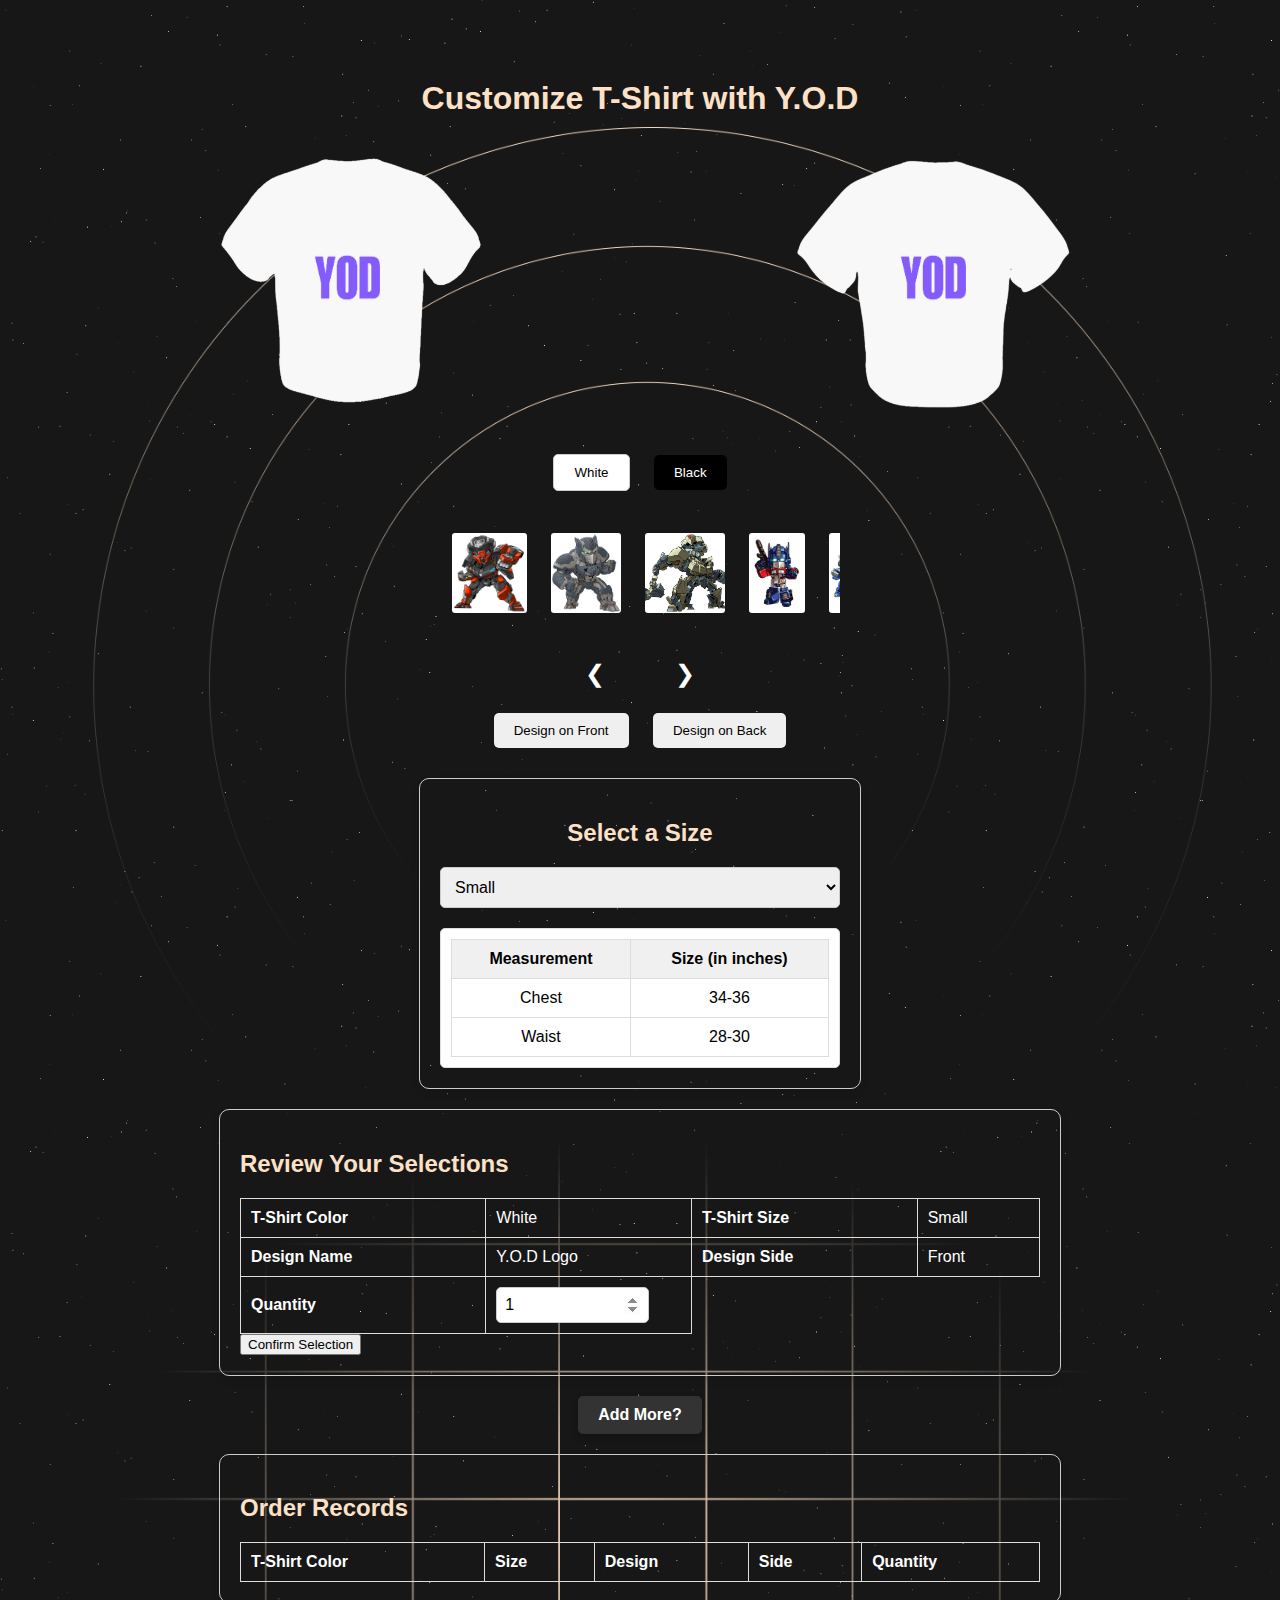
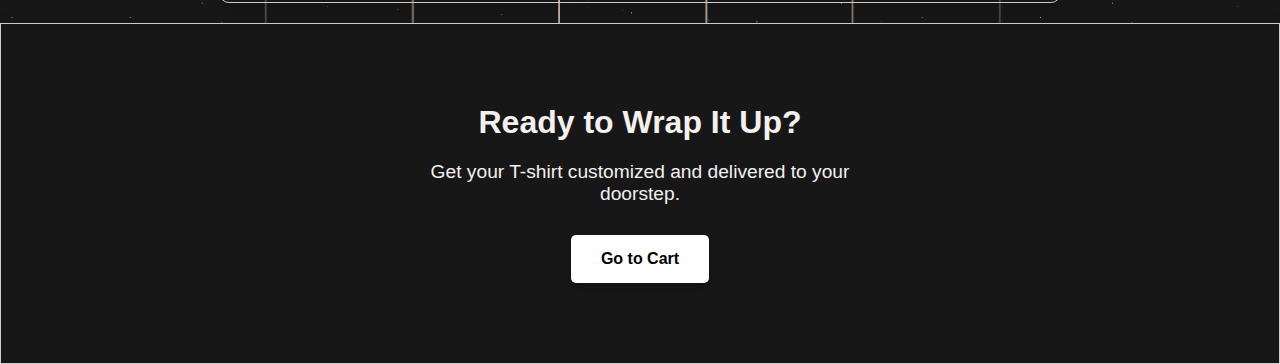
<file: test2.html>
<!DOCTYPE html>
<html lang="en">
<head>
    <meta charset="UTF-8">
    <meta name="viewport" content="width=device-width, initial-scale=1.0">
    <title>Interactive T-Shirt Designer</title>
    <style>
        body {
            font-family: Arial, sans-serif;
            text-align: center;
            margin: 0;
            padding: 0;
            background-image: url(img/cart.png),
            repeating-linear-gradient(to right, transparent 0 500px, #73814B33 500px 501px);
            background-position: center top;
            background-repeat: no-repeat;
            background-size: cover;
            padding-top: 5em;
            height: 100vh;
        }
        @media (max-width: 768px) {
            body {background: #171717;background-image: url(img/cart.png),
            repeating-linear-gradient(to right, transparent 0 500px, #73814B33 500px 501px);
            background-position: center top;
            background-repeat: no-repeat;
            background-size: cover;
            padding-top: 5em;
            height: 100vh;
        }}

        h1 {
            margin: 20px 0;
            font-size: 2em;
        }

        .tshirt-container {
            display: flex;
            justify-content: space-between;
            align-items: center;
            margin-top: 20px;
            width: 90%;
            max-width: 1200px;
            margin-left: auto;
            margin-right: auto;
            gap: 20px;
        }

        .tshirt-wrapper {
            position: relative;
            flex: 1;
            text-align: center;
        }

        .tshirt-image {
            width: 100%;
            height: auto;
            max-width: 300px;
        }

        .design {
            position: absolute;
            top: 46%;
            left: 50%;
            width: 100px;
            height: 100px;
            transform: translate(-50%, -50%);
            pointer-events: none;
        }

        .color-buttons button, .toggle-display button {
            padding: 10px 20px;
            margin: 10px;
            border: none;
            border-radius: 5px;
            cursor: pointer;
        }

        .color-buttons button.white {
            background-color: white;
            border: 1px solid #ccc;
        }

        .color-buttons button.black {
            background-color: black;
            color: white;
        }

        .design-gallery {
            position: relative;
            width: 100%;
            max-width: 400px;
            margin: 30px auto;
            overflow: hidden;
        }

        .carousel-container {
            display: flex;
            transition: transform 0.5s ease;
            cursor: grab;
        }

        .carousel-item {
            width: 80px;
            height: 80px;
            margin: 0 10px;
            cursor: pointer;
            object-fit: cover;
            border: 2px solid transparent;
            border-radius: 5px;
            transition: transform 0.2s, border-color 0.2s;
        }

        .carousel-item:hover {
            transform: scale(1.1);
            border-color: #007bff;
        }

        .carousel-arrow {
            background-color: transparent;
            color: white;
            border: none;
            padding: 15px;
            font-size: 24px;
            cursor: pointer;
            z-index: 10;
        }

        .carousel-arrow:hover {
            background-color: rgba(0, 0, 0, 0.8);
        }

        .arrows-container {
            display: flex;
            justify-content: center;
            margin-top: 10px;
        }

        .carousel-arrow.left {
            margin-right: 20px;
        }

        .carousel-arrow.right {
            margin-left: 20px;
        }

        #selectionSummary {
            font-size: 1.2em;
            margin-top: 40px;
            padding: 20px;
            background-color: #f7f7f7;
            border-radius: 8px;
            border: 1px solid #ddd;
        }

        #selectionSummary p {
            margin: 10px 0;
        }

        #selectionSummary .field {
            font-weight: bold;
        }

        @media (max-width: 768px) {
    .design {
        width: 50px; /* Reduced size for mobile */
        height: 50px; /* Reduced size for mobile */
    }

    .tshirt-image {
        max-width: 200px; /* Adjust T-shirt image size for mobile */
    }
}

    </style>
</head>

    <div style="font-size: 2em; font-weight: bold; margin-bottom: 20px; color: #FDE1C7; font-family: 'Poppins', sans-serif;">
        Customize T-Shirt with Y.O.D
    </div>

    <!-- T-Shirt Container -->
    <div class="tshirt-container">
        <div class="tshirt-wrapper">
            <img id="frontTshirt" class="tshirt-image" src="img/frontwhite.png" alt="Front T-Shirt">
            <img id="frontDesign" class="design" src="img/yodl.png" alt="Front Design" style="display: block;">
        </div>
        <div class="tshirt-wrapper">
            <img id="backTshirt" class="tshirt-image" src="img/backwhite2.png" alt="Back T-Shirt">
            <img id="backDesign" class="design" src="img/yodl.png" alt="Back Design" style="display: block;">
        </div>
    </div>

    <!-- Color Buttons -->
    <div class="color-buttons">
        <button class="white" onclick="changeColor('white')">White</button>
        <button class="black" onclick="changeColor('black')">Black</button>
    </div>

    <!-- Design Gallery (Carousel) -->
    <div class="design-gallery">
        <div class="carousel-container" id="carousel-container">
            <img src="img/IMG-20241230-WA0004.jpg" alt="Design 1" onclick="applyDesign('img/d1.png', 'Design 1')" class="carousel-item">
            <img src="img/IMG-20241230-WA0005.jpg" alt="Design 2" onclick="applyDesign('img/d3.png', 'Design 2')" class="carousel-item">
            <img src="img/IMG-20241230-WA0006_old.jpg" alt="Design 3" onclick="applyDesign('img/d2.png', 'Design 3')" class="carousel-item">
            <img src="img/IMG-20241230-WA0007.jpg" alt="Design 4" onclick="applyDesign('img/d4.png', 'Design 4')" class="carousel-item">
            <img src="img/IMG-20241230-WA0008.jpg" alt="Design 5" onclick="applyDesign('img/d5.png', 'Design 5')" class="carousel-item">
            <img src="img/IMG-20241230-WA0009.jpg" alt="Design 6" onclick="applyDesign('img/d6.png', 'Design 6')" class="carousel-item">
            <img src="img/IMG-20241230-WA0010.jpg" alt="Design 7" onclick="applyDesign('img/d7.png', 'Design 7')" class="carousel-item">
        </div>
    </div>

    <!-- Arrows Below Carousel -->
    <div class="arrows-container">
        <button class="carousel-arrow left" onclick="moveCarousel(-1)">&#10094;</button>
        <button class="carousel-arrow right" onclick="moveCarousel(1)">&#10095;</button>
    </div>

    <!-- Toggle Display -->
    <div class="toggle-display">
        <button onclick="toggleDesignDisplay('front')">Design on Front</button>
        <button onclick="toggleDesignDisplay('back')">Design on Back</button>
    </div>

    <div style="max-width: 400px; margin: 20px auto; text-align: center; font-family: Arial, sans-serif; padding: 20px; border: 1px solid #ccc; border-radius: 10px; box-shadow: 0 4px 8px rgba(0, 0, 0, 0.1); background-color: transparent;">
        <h2 style="margin-bottom: 20px;  color: #FDE1C7;">Select a Size</h2>
        <select id="sizeDropdown" style="padding: 10px; width: 100%; font-size: 1em; margin-bottom: 20px; border: 1px solid #ccc; border-radius: 5px;" onchange="updateSizeChart()">
            <option value="small">Small</option>
            <option value="medium">Medium</option>
            <option value="large">Large</option>
            <option value="xl">XL</option>
            <option value="xxl">XXL</option>
        </select>
        <div id="chartContainer" style="border: 1px solid #ddd; border-radius: 5px; background-color: #fff; padding: 10px; text-align: left;">
            <table style="width: 100%; border-collapse: collapse;">
                <tr>
                    <th style="padding: 10px; text-align: center; border: 1px solid #ddd; background-color: #f0f0f0;">Measurement</th>
                    <th style="padding: 10px; text-align: center; border: 1px solid #ddd; background-color: #f0f0f0;">Size (in inches)</th>
                </tr>
                <tr>
                    <td style="padding: 10px; text-align: center; border: 1px solid #ddd;">Chest</td>
                    <td style="padding: 10px; text-align: center; border: 1px solid #ddd;">34-36</td>
                </tr>
                <tr>
                    <td style="padding: 10px; text-align: center; border: 1px solid #ddd;">Waist</td>
                    <td style="padding: 10px; text-align: center; border: 1px solid #ddd;">28-30</td>
                </tr>
            </table>
        </div>
    </div>

    <!-- Display Summary Section -->
    <div style="max-width: 800px; margin: 20px auto; text-align: left; font-family: Arial, sans-serif;color: #fff; padding: 20px; border: 1px solid #ccc; border-radius: 10px; box-shadow: 0 4px 8px rgba(0, 0, 0, 0.1); background-color: transparent;">
        <h2 style="margin-bottom: 20px; color: #FDE1C7;">Review Your Selections</h2>
        <table style="width: 100%; border-collapse: collapse;">
            <tr>
                <th style="padding: 10px; text-align: left; border: 1px solid #ddd; ">T-Shirt Color</th>
                <td style="padding: 10px; text-align: left; border: 1px solid #ddd;" id="selectedColor">White</td>
                <th style="padding: 10px; text-align: left; border: 1px solid #ddd;">T-Shirt Size</th>
                <td style="padding: 10px; text-align: left; border: 1px solid #ddd;" id="selectedSize">Small</td>
            </tr>
            <tr>
                <th style="padding: 10px; text-align: left; border: 1px solid #ddd;">Design Name</th>
                <td style="padding: 10px; text-align: left; border: 1px solid #ddd;" id="selectedDesignName">Y.O.D Logo</td>
                <th style="padding: 10px; text-align: left; border: 1px solid #ddd; ">Design Side</th>
                <td style="padding: 10px; text-align: left; border: 1px solid #ddd;" id="selectedSide">Front</td>
            </tr>
            <tr>
                <th style="padding: 10px; text-align: left; border: 1px solid #ddd;">Quantity</th>
                <td style="padding: 10px; text-align: left; border: 1px solid #ddd;">
                    <input id="customQuantity" type="number" value="1" min="1" max="50" 
                           style="padding: 8px; width: 73%; font-size: 1em; border: 1px solid #ccc; border-radius: 5px; appearance: textfield;">
                </td>
            </tr>
            <style>
                /* Default input field style */
                #customQuantity {
                    width: 150px; /* Default width for desktop */
                }
            
                /* Adjust width for mobile view */
                @media (max-width: 768px) {
                    #customQuantity {
                        width: 100px; /* Reduced width for mobile */
                    }
                }
            
                /* Make the spinner arrows visible in mobile view */
                input[type="number"]::-webkit-inner-spin-button,
                input[type="number"]::-webkit-outer-spin-button {
                    opacity: 1;
                }
            </style>
            
            
        </table>
        <button onclick="confirmSelection()">Confirm Selection</button>
    </div>

    <!-- Independent "Add More" Section -->
<div style="text-align: center; margin: 20px;">
    <button id="addMoreBtn" 
            style="padding: 10px 20px; font-size: 1em; font-weight: bold; color: #fff; background: #333; border: none; border-radius: 5px; cursor: pointer; box-shadow: 0 4px 8px rgba(0, 0, 0, 0.2);">
        Add More?
    </button>
</div>

<!---->
<div id="recordsContainer" style="max-width: 800px; margin: 20px auto; text-align: left; font-family: Arial, sans-serif;color: #fff; padding: 20px; border: 1px solid #ccc; border-radius: 10px; box-shadow: 0 4px 8px rgba(0, 0, 0, 0.1); background-color: transparent;">
    <h2 style="margin-bottom: 20px; color: #FDE1C7;">Order Records</h2>
    <table id="orderRecordsTable" style="width: 100%; border-collapse: collapse;">
        <tr>
            <th style="padding: 10px; text-align: left; border: 1px solid #ddd;">T-Shirt Color</th>
            <th style="padding: 10px; text-align: left; border: 1px solid #ddd;">Size</th>
            <th style="padding: 10px; text-align: left; border: 1px solid #ddd;">Design</th>
            <th style="padding: 10px; text-align: left; border: 1px solid #ddd;">Side</th>
            <th style="padding: 10px; text-align: left; border: 1px solid #ddd;">Quantity</th>
        </tr>
    </table>
</div>




<div id="customOrderSection" style="display: none; max-width: 800px; margin: 20px auto; text-align: left; font-family: Arial, sans-serif; color: #fff; padding: 20px; border: 1px solid #ccc; border-radius: 10px; box-shadow: 0 4px 8px rgba(0, 0, 0, 0.1); background-color: transparent;">
    <h2 style="margin-bottom: 20px; color: #FDE1C7;">Custom Order</h2>
    <table style="width: 100%; border-collapse: collapse;">
        <tr>
            <th style="padding: 10px; text-align: left; border: 1px solid #ddd;">T-Shirt Color</th>
            <td style="padding: 10px; text-align: left; border: 1px solid #ddd;">
                <select id="customColor" style="padding: 10px; width: 100%; font-size: 1em; border: 1px solid #ccc; border-radius: 5px;">
                    <option value="White">White</option>
                    <option value="Black">Black</option>
                </select>
            </td>
        </tr>
        <tr>
            <th style="padding: 10px; text-align: left; border: 1px solid #ddd;">T-Shirt Size</th>
            <td style="padding: 10px; text-align: left; border: 1px solid #ddd;">
                <select id="customSize" style="padding: 10px; width: 100%; font-size: 1em; border: 1px solid #ccc; border-radius: 5px;">
                    <option value="Small">Small</option>
                    <option value="Medium">Medium</option>
                    <option value="Large">Large</option>
                    <option value="XL">XL</option>
                    <option value="XXL">XXL</option>
                </select>
            </td>
        </tr>
        <tr>
            <th style="padding: 10px; text-align: left; border: 1px solid #ddd;">Design Name</th>
            <td style="padding: 10px; text-align: left; border: 1px solid #ddd;">
                <select id="customDesign" style="padding: 10px; width: 100%; font-size: 1em; border: 1px solid #ccc; border-radius: 5px;">
                    <option value="Design 1">Design 1</option>
                    <option value="Design 2">Design 2</option>
                    <option value="Design 3">Design 3</option>
                    <option value="Design 4">Design 4</option>
                    <option value="Design 5">Design 5</option>
                    <option value="Design 5">Design 6</option>
                    <option value="Design 5">Design 7</option>
                </select>
            </td>
        </tr>
        <tr>
            <th style="padding: 10px; text-align: left; border: 1px solid #ddd;">Quantity</th>
            <td style="padding: 10px; text-align: left; border: 1px solid #ddd;">
                <input id="customQuantity" type="number" value="1" min="1" max="50" 
                       style="padding: 10px; width: 73%; font-size: 1em; border: 1px solid #ccc; border-radius: 5px;">
            </td>
        </tr>
    </table>
    <button id="submitCustomOrder" 
            style="margin-top: 20px; padding: 10px 20px; font-size: 1em; font-weight: bold; color: #fff; background: #333; border: none; border-radius: 5px; cursor: pointer; box-shadow: 0 4px 8px rgba(0, 0, 0, 0.2);">
        Confirm Custom Order
    </button>
</div>

<script>
    // Show custom order section when "Add More?" is clicked
    document.getElementById('addMoreBtn').addEventListener('click', function() {
        document.getElementById('customOrderSection').style.display = 'block';
    });

    // Handle submission of custom order
    document.getElementById('submitCustomOrder').addEventListener('click', function() {
        const color = document.getElementById('customColor').value;
        const size = document.getElementById('customSize').value;
        const design = document.getElementById('customDesign').value;
        const quantity = document.getElementById('customQuantity').value;

        alert(`Custom Order Submitted!\n\nColor: ${color}\nSize: ${size}\nDesign: ${design}\nQuantity: ${quantity}`);
        // Optionally, clear inputs or close the custom order section
        document.getElementById('customOrderSection').style.display = 'none';
    });
</script>

    

    <div class="section" id="boxLid" style="border: 1px solid #ccc; position: relative; z-index: 1000; background: #171717; background-size: cover; color: rgb(244, 240, 240); padding: 60px 20px; text-align: center; width: 100%; box-sizing: border-box; box-shadow: 0px 10px 20px rgba(0, 0, 0, 0.3); overflow: hidden;">
        <div style="max-width: 500px; margin: 0 auto; padding: 20px; border-radius: 10px;">
            <div style="font-size: 2em; font-weight: bold; margin-bottom: 20px;">Ready to Wrap It Up?</div>
            <p style="font-size: 1.2em; margin-bottom: 30px;">
                Get your T-shirt customized and delivered to your doorstep.
            </p>
            <a href="tshirt (razorpay)/index.html" style="display: inline-block; padding: 15px 30px; font-size: 1em; font-weight: bold; color: #000; background: #fff; border-radius: 5px; text-decoration: none; box-shadow: 0px 5px 10px rgba(0, 0, 0, 0.2);">
                Go to Cart
            </a>
        </div>
    </div>

    <script>
        let selectedDesignSrc = 'img/yodl.png'; // Default design
        let selectedDesignName = 'Y.O.D Logo';
        let selectedColor = 'White';
        let selectedSize = 'Small';
        let selectedSide = 'Front';
        let selectedQuantity = 1; // Default quantity

// Update the selection summary in the review section
function updateSelectionSummary() {
    document.getElementById('selectedColor').textContent = selectedColor;
    document.getElementById('selectedSize').textContent = selectedSize;
    document.getElementById('selectedDesignName').textContent = selectedDesignName;
    document.getElementById('selectedSide').textContent = selectedSide;
    document.getElementById('customQuantity').value = selectedQuantity; // Update the quantity as well
}


// Function to update the quantity
// document.getElementById('quantityDropdown').addEventListener('change', function () {
//     selectedQuantity = this.value;
//     updateSelectionSummary(); // Update the summary with the selected quantity
// });


    
        // Update the selection summary in the review section
        function updateSelectionSummary() {
    document.getElementById('selectedColor').textContent = selectedColor;
    document.getElementById('selectedSize').textContent = selectedSize;
    document.getElementById('selectedDesignName').textContent = selectedDesignName;
    document.getElementById('selectedSide').textContent = selectedSide;
    document.getElementById('customQuantity').value = selectedQuantity; // Update the quantity as well
}

    
        // Change the T-Shirt color
        function changeColor(color) {
            selectedColor = color;
            const frontTshirt = document.getElementById('frontTshirt');
            const backTshirt = document.getElementById('backTshirt');
    
            if (color === 'white') {
                frontTshirt.src = 'img/frontwhite.png';
                backTshirt.src = 'img/backwhite2.png';
            } else if (color === 'black') {
                frontTshirt.src = 'img/frontblack.png';
                backTshirt.src = 'img/backblack.png';
            }
            updateSelectionSummary(); // Update the selection summary display
        }
    
        // Function to apply a design to the T-shirt
        function applyDesign(designSrc) {
            selectedDesignSrc = designSrc;
            selectedDesignName = designSrc.split('/').pop().split('.')[0]; // Extract name from file path
            const frontDesign = document.getElementById('frontDesign');
            const backDesign = document.getElementById('backDesign');
            frontDesign.src = selectedDesignSrc;
            frontDesign.style.display = 'block';
            backDesign.src = 'img/yodl.png'; // Default logo on the back
            backDesign.style.display = 'block';
    
            updateSelectionSummary(); // Update the selection UI with correct design info
        }
    
        // Function to toggle design display
        function toggleDesignDisplay(displayMode) {
            const frontDesign = document.getElementById('frontDesign');
            const backDesign = document.getElementById('backDesign');
    
            if (displayMode === 'front') {
                frontDesign.style.display = 'block';
                backDesign.style.display = 'block'; 
                backDesign.src = 'img/yodl.png'; // Keep logo on back
                selectedSide = 'Front'; // Update the selected side to Front
            } else if (displayMode === 'back') {
                backDesign.src = selectedDesignSrc; // Apply design to back
                backDesign.style.display = 'block';
                frontDesign.style.display = 'block'; 
                frontDesign.src = 'img/yodl.png'; // Keep logo on front
                selectedSide = 'Back'; // Update the selected side to Back
            }
    
            updateSelectionSummary(); // Update the selection UI with correct side
        }
    
        // Confirm selection and show user choices
        function confirmSelection() {
            alert(`Your selection is confirmed!\n
            Color: ${selectedColor}\n
            Size: ${selectedSize}\n
            Design: ${selectedDesignName}\n
            Design Side: ${selectedSide}
            Quantity: ${selectedQuantity}`);
        }
        

    
        // Update the size chart dynamically
        function updateSizeChart() {
            const size = document.getElementById('sizeDropdown').value;
            selectedSize = size;
            updateSelectionSummary();
        }
    
        // Move carousel left or right
        let carouselPosition = 0;
        const carouselContainer = document.getElementById('carousel-container');
        function moveCarousel(direction) {
            const itemWidth = document.querySelector('.carousel-item').offsetWidth;
            const gap = 20;
            const totalWidth = itemWidth + gap;
            carouselPosition += direction;
            if (carouselPosition < 0) carouselPosition = 0;
            const maxPosition = carouselContainer.children.length - 4;
            if (carouselPosition > maxPosition) carouselPosition = maxPosition;
            carouselContainer.style.transform = `translateX(-${carouselPosition * totalWidth}px)`;
        }
    
        // Initialize the summary
        updateSelectionSummary();

        function confirmSelection() {
    // Create a new row for the record
    const table = document.getElementById('orderRecordsTable');
    const newRow = table.insertRow();

    // Insert the selected details into the new row
    newRow.insertCell(0).textContent = selectedColor;
    newRow.insertCell(1).textContent = selectedSize;
    newRow.insertCell(2).textContent = selectedDesignName;
    newRow.insertCell(3).textContent = selectedSide;
    newRow.insertCell(4).textContent = selectedQuantity;

    // Optionally, show a confirmation message
    alert(`Your selection is confirmed!\nColor: ${selectedColor}\nSize: ${selectedSize}\nDesign: ${selectedDesignName}\nDesign Side: ${selectedSide}\nQuantity: ${selectedQuantity}`);

    // Reset the order after confirmation (optional)
    resetSelection();
}

function resetSelection() {
    // Reset variables to default values
    selectedColor = 'White';
    selectedSize = 'Small';
    selectedDesignName = 'Y.O.D Logo';
    selectedSide = 'Front';
    selectedQuantity = 1;

    // Update the UI to reflect the reset values
    updateSelectionSummary();
}

    </script>
    
    
</body>
</html>
</file>
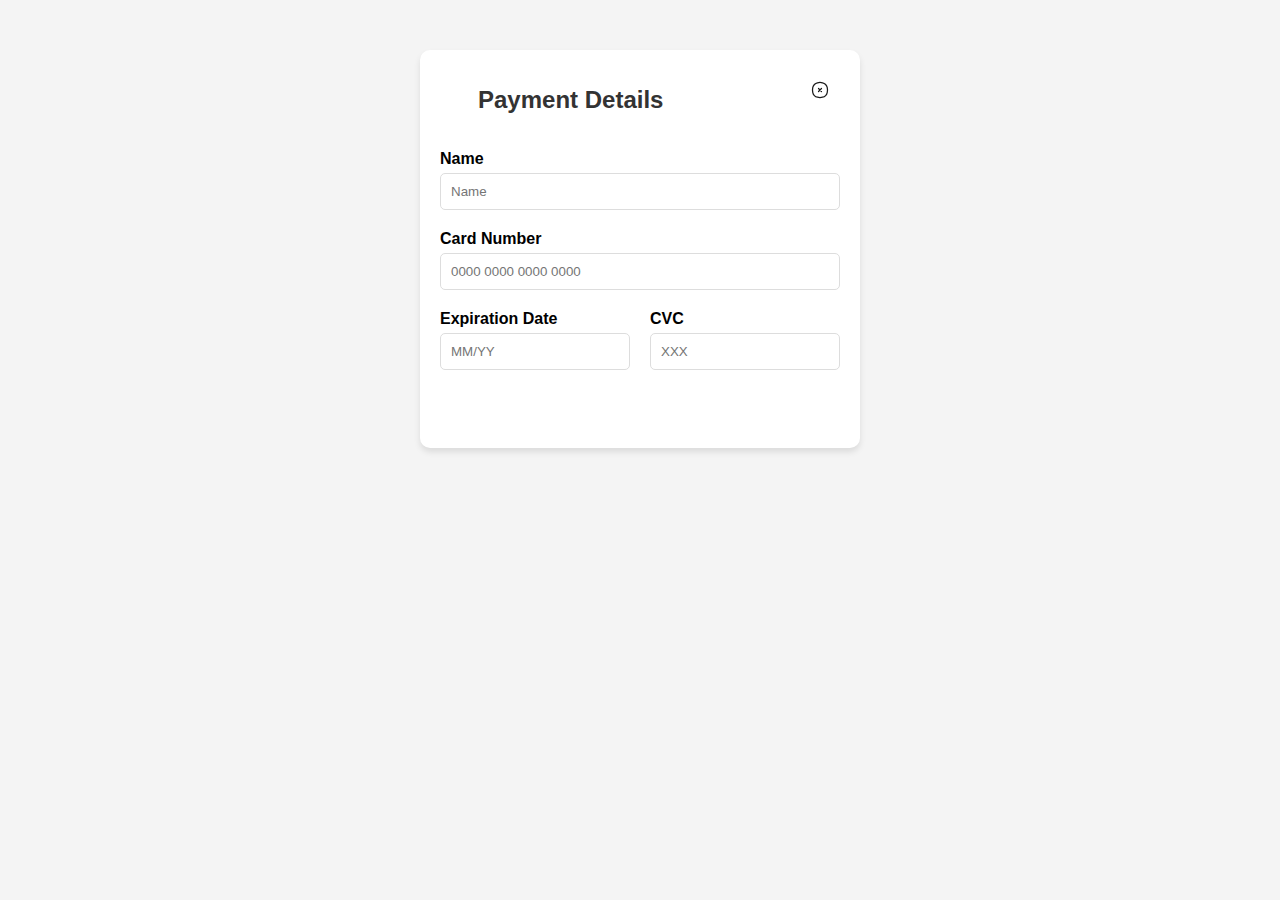
<file: tshirt (razorpay)/index2.html>
<!DOCTYPE html>
<html lang="en">
<head>
  <meta charset="UTF-8">
  <meta name="viewport" content="width=device-width, initial-scale=1.0">
  <title>Payment Details</title>
  <style>
    body {
      font-family: Arial, sans-serif;
      margin: 0;
      padding: 0;
      background-color: #f4f4f4;
    }
    .main {
      max-width: 400px;
      margin: 50px auto;
      padding: 20px;
      background: #fff;
      border-radius: 10px;
      box-shadow: 0 4px 6px rgba(0, 0, 0, 0.1);
    }
    .container {
      position: relative;
    }
    #exit {
      position: absolute;
      top: 10px;
      right: 10px;
      cursor: pointer;
    }
    .heading {
      display: flex;
      align-items: center;
      gap: 10px;
      margin-bottom: 20px;
    }
    .heading h1 {
      font-size: 1.5rem;
      color: #333;
    }
    label {
      display: block;
      margin: 10px 0 5px;
      font-weight: bold;
    }
    input {
      width: 100%;
      padding: 10px;
      margin-bottom: 10px;
      border: 1px solid #ddd;
      border-radius: 5px;
      box-sizing: border-box;
    }
    .exp-cvc {
      display: flex;
      gap: 20px;
    }
    .expiration, .security {
      flex: 1;
    }
    .btn {
      text-align: center;
      margin-top: 20px;
    }
    .btn svg {
      cursor: pointer;
    }
  </style>
</head>
<body>
  <div class="main">
    <div class="container">
      <svg id="exit" width="20" height="20" viewBox="0 0 24 24" fill="none" xmlns="http://www.w3.org/2000/svg">
        <path d="M3.35288 8.95043C4.00437 6.17301 6.17301 4.00437 8.95043 3.35288C10.9563 2.88237 13.0437 2.88237 15.0496 3.35288C17.827 4.00437 19.9956 6.17301 20.6471 8.95044C21.1176 10.9563 21.1176 13.0437 20.6471 15.0496C19.9956 17.827 17.827 19.9956 15.0496 20.6471C13.0437 21.1176 10.9563 21.1176 8.95044 20.6471C6.17301 19.9956 4.00437 17.827 3.35288 15.0496C2.88237 13.0437 2.88237 10.9563 3.35288 8.95043Z" stroke="#1B1B1B" stroke-width="1.5"/>
        <path d="M13.7678 10.2322L10.2322 13.7678M13.7678 13.7678L10.2322 10.2322" stroke="#1B1B1B" stroke-width="1.5" stroke-linecap="round"/>
      </svg>

      <div class="heading">
        <svg width="28" height="28" viewBox="0 0 24 24" fill="none" xmlns="http://www.w3.org/2000/svg">
          <path d="..." fill="#1B1B1B" />
        </svg>
        <h1>Payment Details</h1>
      </div>

      <label for="name">Name</label>
      <input type="text" id="name" name="name" placeholder="Name" />

      <label for="card">Card Number</label>
      <input type="text" minlength="16" maxlength="16" id="card" name="card" placeholder="0000 0000 0000 0000" />

      <div class="exp-cvc">
        <div class="expiration">
          <label for="expiry">Expiration Date</label>
          <input class="inputCard" name="expiry" id="expiry" type="text" required placeholder="MM/YY" />
        </div>
        <div class="security">
          <label for="cvc">CVC</label>
          <input type="text" minlength="3" maxlength="4" id="cvc" name="cvc" placeholder="XXX" />
        </div>
      </div>

      <div class="btn">
        <svg width="24" height="24" viewBox="0 0 24 24" fill="none" xmlns="http://www.w3.org/2000/svg">
          <path d="..." stroke="#1B1B1B" stroke-width="1.5" stroke-linejoin="round"/>
        </svg>
      </div>
    </div>
  </div>
</body>
</html>
</file>
<file: style.css>
/* General styles */
body {
    margin: 0;
    padding: 0;
    height: 2000px;
    background: linear-gradient(to bottom, #171717, #171717);
    font-family: Arial, sans-serif;
    
  }

  /* Navbar styles */
  header {
    padding-block: 1em;
    position: fixed;
    top: 0;
    width: 100%;
    z-index: 100;
    backdrop-filter: blur(20px);
    background-color: #1B1B1B11;
    background-image: repeating-linear-gradient(
      to right,
      transparent 0 500px,
      #eee1 500px 501px
    );
  }
  header .content-fit {
    display: flex;
    justify-content: space-between;
    align-items: center;
    width: min(1200px, 90vw);
    margin: auto;
  }

  .logo a {
    text-decoration: none;
    color: #fff;
    font-size: 1.5rem;
    font-weight: bold;
  }

  .menu-btn {
    display: none;
    font-size: 1.5rem;
    cursor: pointer;
    color: #fff;
    background: none;
    border: none;
  }
  .menu-btn:focus {
    outline: none;
  }

  nav {
    position: relative;
  }
  .nav-links {
    display: flex;
    align-items: center;
    gap: 2em;
    
  }
  header ul {
    list-style: none;
    padding: 0;
    margin: 0;
  }
  header ul li {
    display: inline-block;
  }
  header a {
    text-decoration: none;
    color: #fff;
    font-size: 1rem;
    font-weight: normal; /* Remove boldness */
    transition: color 0.3s ease; /* Smooth hover effect */
  }
  header a:hover {
    color: #73814B; /* Change color on hover */
  }

  /* Mobile styles */
  @media (max-width: 768px) {
    .menu-btn {
      display: block;
      order: 2;
    }
    .nav-links {
      display: none;
      flex-direction: column;
      position: absolute;
      top: 100%;
      right: 0;
      background: #171717;
      padding: 1em;
      gap: 1em;
      border-radius: 0.5em;
      position-area: center;
    }
    .nav-links.active {
      display: flex;
    }
  }

  /* Fixed 3D container */
  #container3D {
    position: fixed;
    top: 0;
    left: 0;
    width: 100vw;
    height: 100vh;
    pointer-events: none;
    z-index: 10;
  }

  /* Section styles */
  .section {
    height: 100vh;
    text-align: center;
    padding: 20px;
    font-size: 2rem;
  }
  .section:nth-child(odd) {
    background: linear-gradient(to bottom, #171717, #171717);
    background-image: repeating-linear-gradient(
      to right,
      transparent 0 500px,
      #eee1 500px 501px
    );
  }
  .section:nth-child(even) {
    background: linear-gradient(to bottom, #171717, #171717);
    background-image: repeating-linear-gradient(
      to right,
      transparent 0 500px,
      #eee1 500px 501px
    );
    background-size: 100%;
    overflow-x: hidden;
  }
  .title {
  color: #FFD700;
  font-size: 2em;
  font-family: "devil breeze";
  font-weight: bold;
  position: relative;
  text-align: left;
}
  @media (max-width: 768px) {
    .title {
      color: #FFD700;
  font-size: 30px;
  font-family: "devil breeze";
  font-weight: bold;
  position: relative;
  text-align: left;
    }}

  .sizeButtons {
  display: flex;
  justify-content: flex-start; /* Align items to the left */
  gap: 10px; /* Add some space between the buttons */
}

  .color-button {
  width: 80px; /* Smaller size */
  height: 80px;
  border-radius: 50%; /* Round shape */
  object-fit: cover;
  cursor: pointer;
  transition: transform 0.3s ease-in-out;
  align-items: left;
  
}
 .colorButtons {
  display: flex;
  justify-content: flex-start; /* Align items to the left */
  gap: 10px; /* Add some space between the buttons */
}

  .color-button:hover {
  transform: scale(1.1); /* Slightly enlarge on hover */
}
.size-button {
  width: 60px; /* Increased size */
  height: 60px;
  border-radius: 50%; /* Round shape */
  border: 2px solid #000; /* Narrow black border */
  background-color: #fff;
  font-size: 18px;
  font-weight: bold;
  cursor: pointer;
  transition: transform 0.3s ease-in-out;
  margin: 5px;
}

@media (max-width: 768px) {
.size-button {
  width: 41px; /* Increased size */
  height: 45px;
  border-radius: 50%; /* Round shape */
  border: 2px solid #000; /* Narrow black border */
  background-color: #fff;
  font-size: 14px;
  font-weight: bold;
  cursor: pointer;
  transition: transform 0.3s ease-in-out;
  margin: 2px;
  
}}

@media (max-width: 768px) {
.sizeButtons {
  display: flex;
  justify-content: flex-start; /* Align items to the left */
  gap: 10px; /* Add some space between the buttons */
}}
.size-button:hover {
  transform: scale(1.1); /* Slightly enlarge on hover */
}

/* Hover effect on size buttons */
.size-button:active {
  background-color: #f1f1f1;
}
</file>
